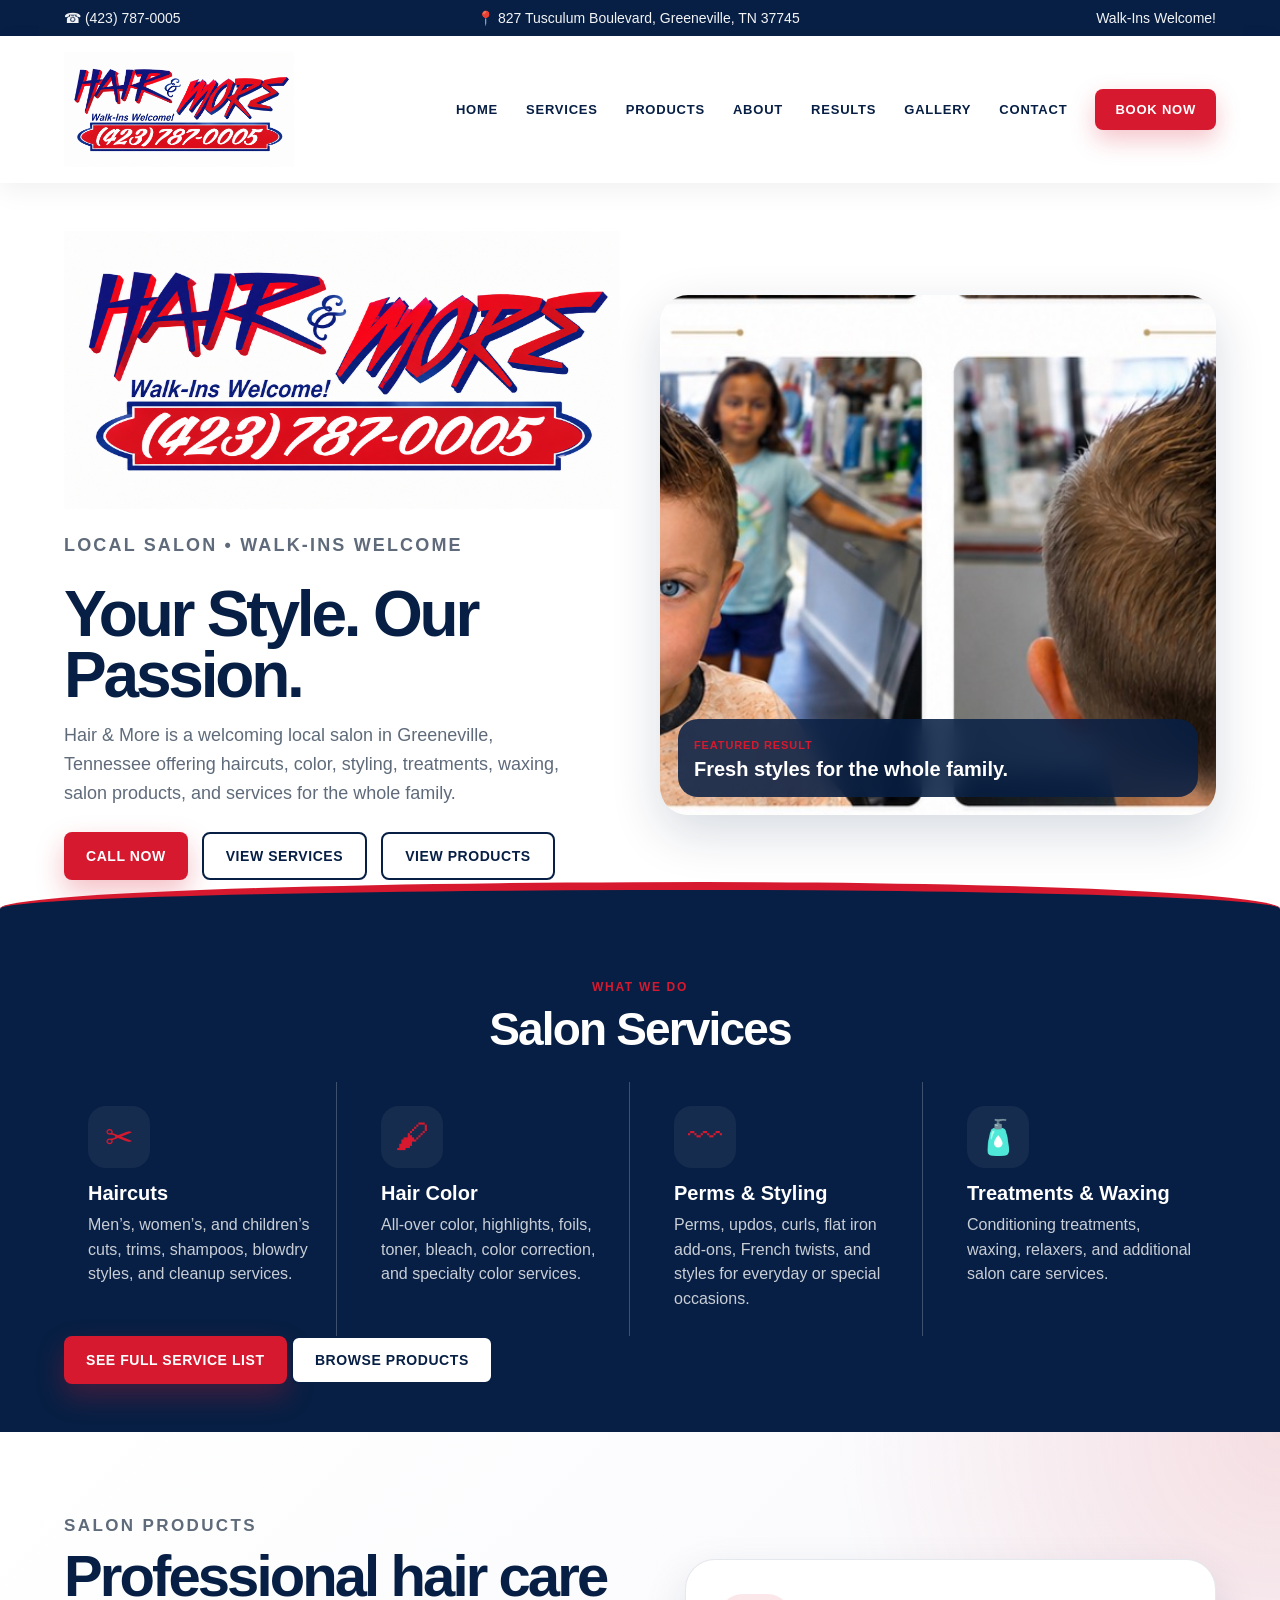
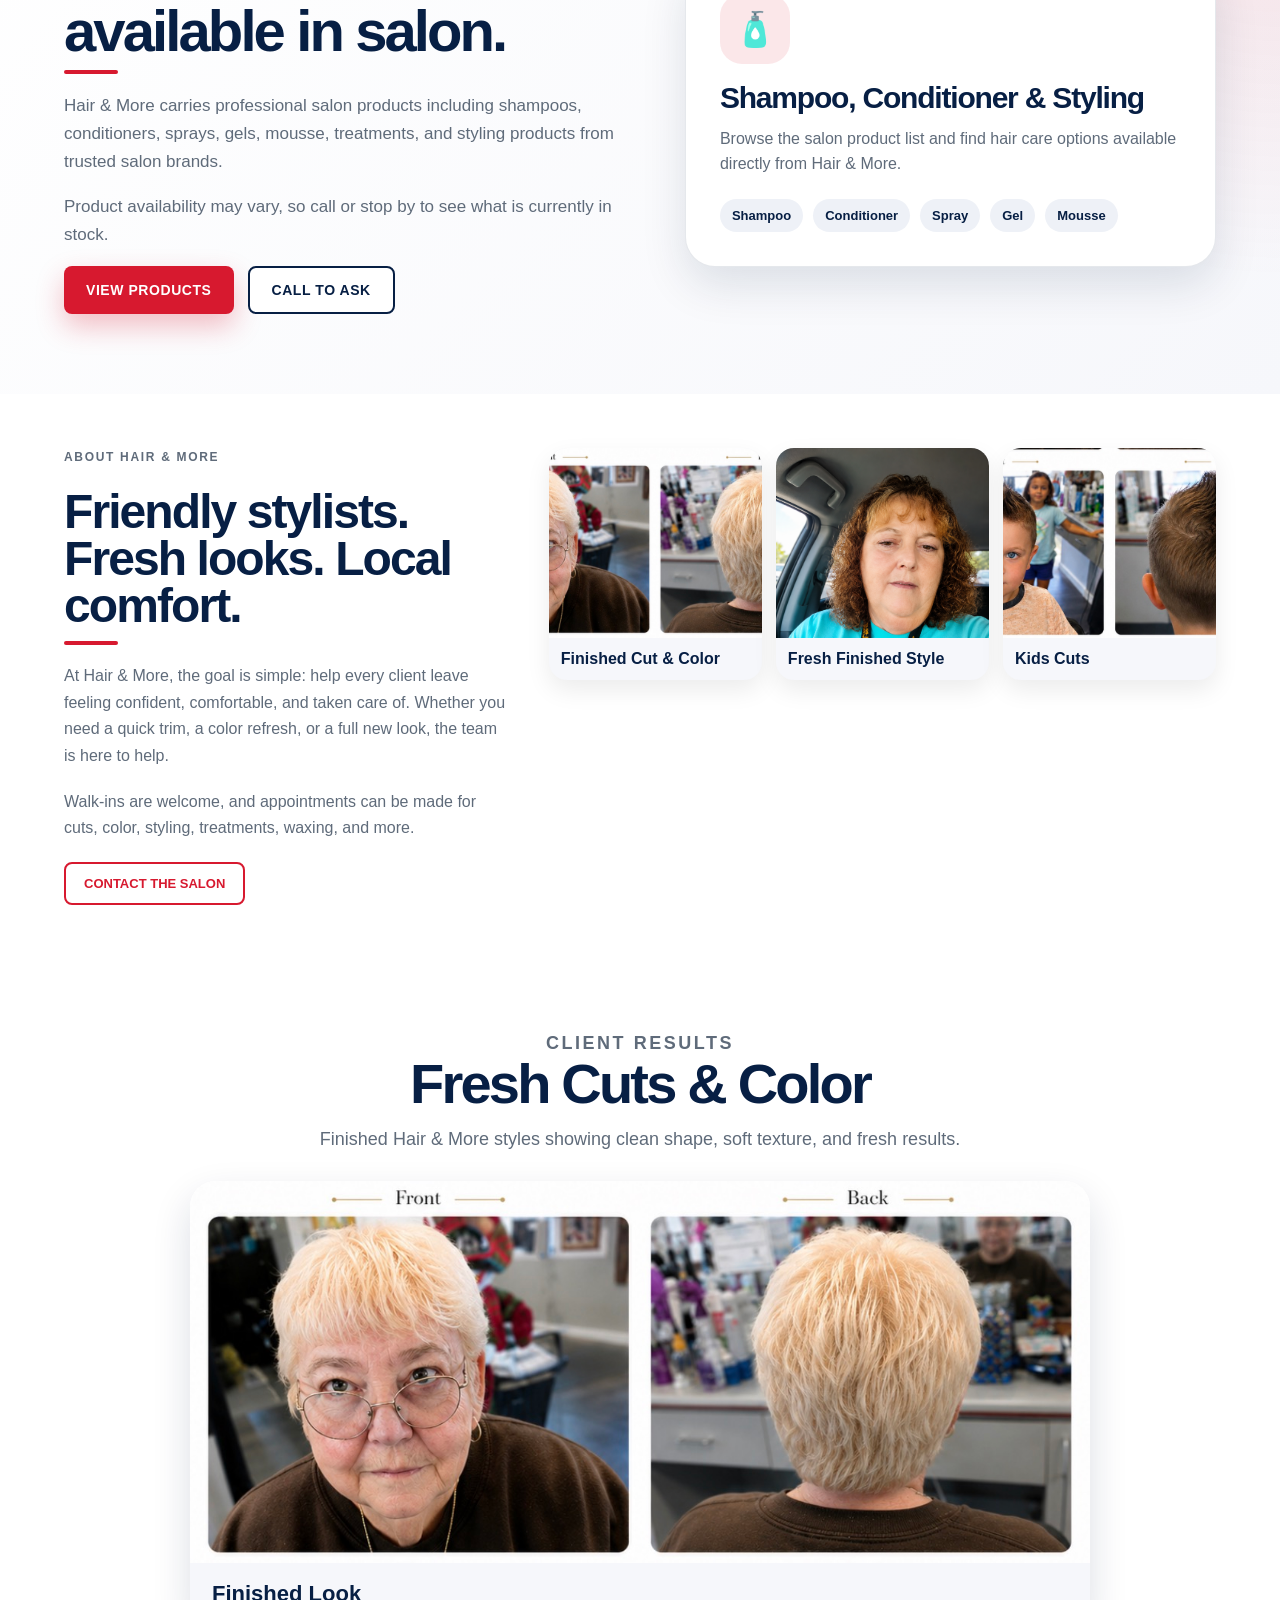
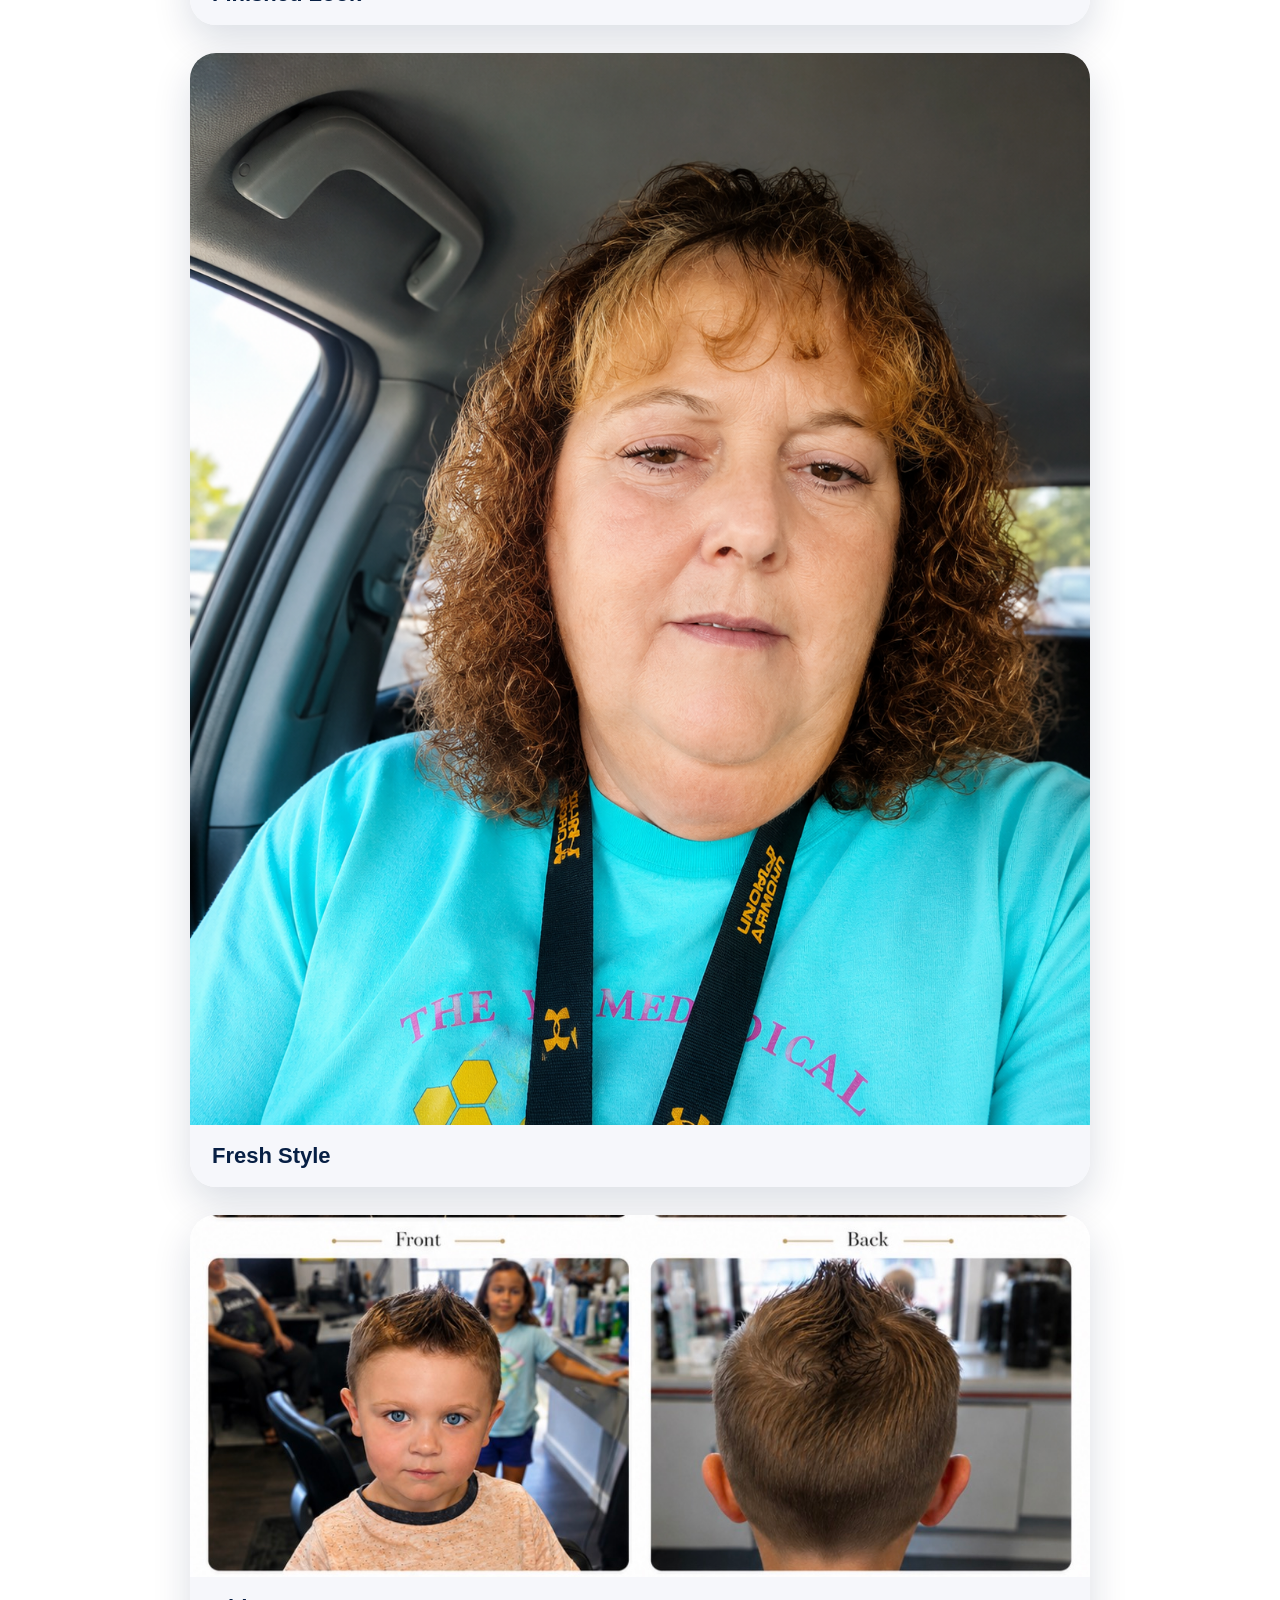
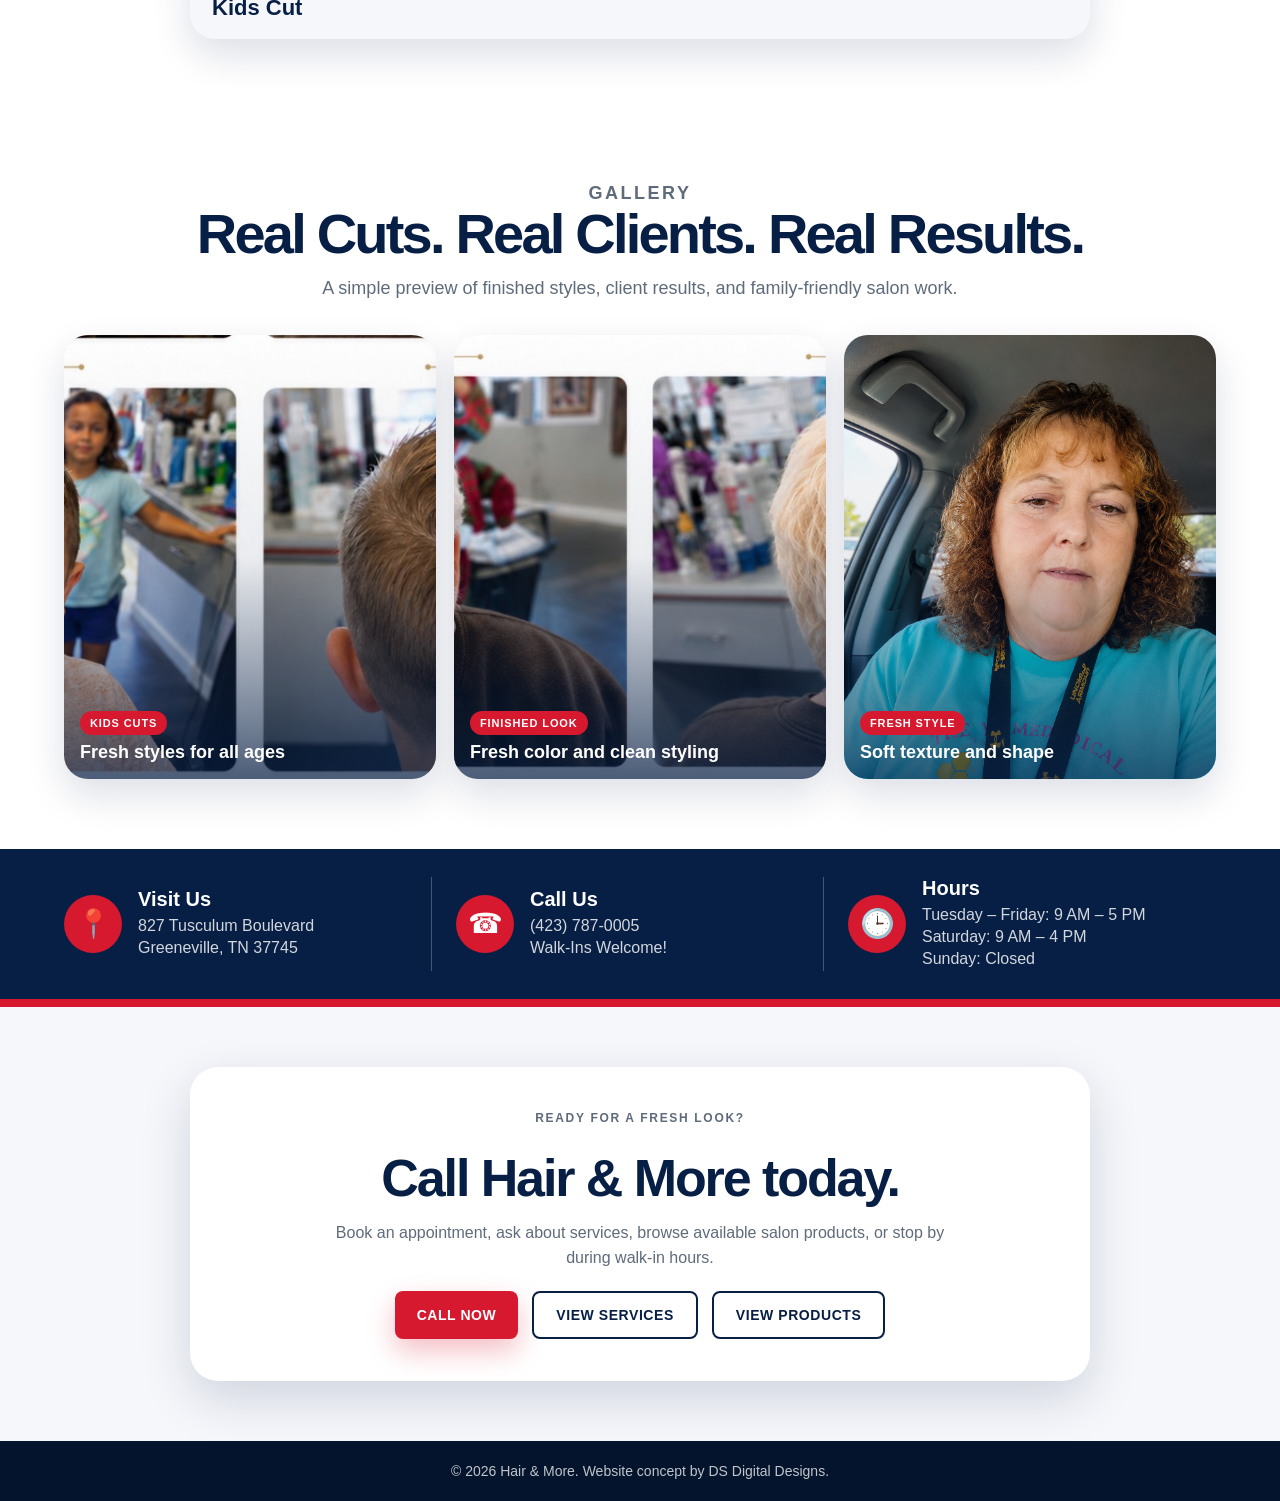
<file: index.html>
<!DOCTYPE html>
<html lang="en">
<head>
  <meta charset="UTF-8" />
  <meta name="viewport" content="width=device-width, initial-scale=1.0" />

  <title>Hair & More | Salon in Greeneville, TN</title>
  <meta
    name="description"
    content="Hair & More is a local salon in Greeneville, TN offering haircuts, color, styling, treatments, waxing, salon products, and walk-in friendly service."
  />

  <link rel="stylesheet" href="style.css" />

  <style>
    /* ============================= */
    /* HOME PAGE PRODUCTS PREVIEW */
    /* ============================= */

    .products-preview-section {
      padding: 80px 5%;
      background:
        radial-gradient(circle at top right, rgba(215, 25, 47, 0.12), transparent 32%),
        linear-gradient(135deg, #ffffff, #f6f7fb);
    }

    .products-preview-inner {
      max-width: 1180px;
      margin: 0 auto;
      display: grid;
      grid-template-columns: 1.05fr 0.95fr;
      gap: 34px;
      align-items: center;
    }

    .products-preview-copy h2 {
      margin: 8px 0 12px;
      color: var(--navy);
      font-size: clamp(34px, 6vw, 58px);
      line-height: 0.95;
      letter-spacing: -0.05em;
    }

    .products-preview-copy p {
      color: var(--muted);
      line-height: 1.65;
      font-size: 17px;
    }

    .products-preview-card {
      background: white;
      border-radius: 30px;
      padding: 34px;
      border: 1px solid rgba(7, 31, 68, 0.1);
      box-shadow: 0 18px 45px rgba(7, 31, 68, 0.12);
    }

    .product-preview-icon {
      width: 70px;
      height: 70px;
      display: grid;
      place-items: center;
      border-radius: 22px;
      background: rgba(215, 25, 47, 0.1);
      color: var(--red);
      font-size: 34px;
      margin-bottom: 18px;
    }

    .products-preview-card h3 {
      margin: 0 0 12px;
      color: var(--navy);
      font-size: 30px;
      line-height: 1.05;
      letter-spacing: -0.04em;
    }

    .products-preview-card p {
      margin: 0;
      color: var(--muted);
      line-height: 1.6;
    }

    .product-preview-tags {
      margin-top: 22px;
      display: flex;
      flex-wrap: wrap;
      gap: 10px;
    }

    .product-preview-tags span {
      padding: 9px 12px;
      border-radius: 999px;
      background: #eef1f7;
      color: var(--navy);
      font-size: 13px;
      font-weight: 900;
    }

    /* ============================= */
    /* HOME PAGE MOBILE MENU FIX */
    /* ============================= */

    @media (max-width: 900px) {
      .navbar {
        min-height: 125px;
        align-items: center;
      }

      .nav-logo {
        width: 235px;
        max-height: 95px;
        object-fit: contain;
      }

      .mobile-panel.open {
        top: 135px;
        max-height: calc(100vh - 155px);
        overflow-y: auto;
      }

      .products-preview-inner {
        grid-template-columns: 1fr;
      }

      .products-preview-section {
        padding: 60px 5%;
      }
    }

    @media (max-width: 540px) {
      .navbar {
        min-height: 115px;
      }

      .nav-logo {
        width: 220px;
        max-height: 85px;
        object-fit: contain;
      }

      .mobile-panel.open {
        top: 125px;
        left: 12px;
        right: 12px;
        max-height: calc(100vh - 145px);
        overflow-y: auto;
      }

      .products-preview-section {
        padding: 50px 4%;
      }

      .products-preview-card {
        padding: 24px;
        border-radius: 24px;
      }

      .products-preview-card h3 {
        font-size: 25px;
      }
    }
  </style>
</head>

<body>
  <div class="top-bar">
    <span>☎ (423) 787-0005</span>
    <span>📍 827 Tusculum Boulevard, Greeneville, TN 37745</span>
    <span>Walk-Ins Welcome!</span>
  </div>

  <header class="navbar">
    <a href="index.html#home" class="logo-link">
      <img src="logo.png" alt="Hair & More logo" class="nav-logo" />
    </a>

    <nav class="nav-links">
      <a href="index.html#home">Home</a>
      <a href="services.html">Services</a>
      <a href="products.html">Products</a>
      <a href="index.html#about">About</a>
      <a href="index.html#results">Results</a>
      <a href="index.html#gallery">Gallery</a>
      <a href="index.html#contact">Contact</a>
      <a href="index.html#contact" class="book-btn">Book Now</a>
    </nav>

    <button class="mobile-menu-btn" id="menuBtn" aria-label="Open menu">
      <span></span>
      <span></span>
    </button>
  </header>

  <nav class="mobile-panel" id="mobilePanel">
    <a href="index.html#home">Home</a>
    <a href="services.html">Services</a>
    <a href="products.html">Products</a>
    <a href="index.html#about">About</a>
    <a href="index.html#results">Results</a>
    <a href="index.html#gallery">Gallery</a>
    <a href="index.html#contact">Contact</a>
    <a href="index.html#contact">Book Now</a>
  </nav>

  <main>
    <!-- HERO -->
    <section class="hero" id="home">
      <div class="hero-inner">
        <div class="hero-copy">
          <img src="logo.png" alt="Hair & More sign logo" class="hero-logo" />

          <p class="hero-kicker">Local Salon • Walk-Ins Welcome</p>

          <h1>Your Style. Our Passion.</h1>

          <p>
            Hair & More is a welcoming local salon in Greeneville, Tennessee offering
            haircuts, color, styling, treatments, waxing, salon products, and services
            for the whole family.
          </p>

          <div class="hero-actions">
            <a href="tel:4237870005" class="primary-btn">Call Now</a>
            <a href="services.html" class="secondary-btn">View Services</a>
            <a href="products.html" class="secondary-btn">View Products</a>
          </div>
        </div>

        <div class="hero-feature-card">
          <img src="boy.png" alt="Hair & More kids haircut result" />
          <div class="hero-feature-text">
            <span>Featured Result</span>
            <strong>Fresh styles for the whole family.</strong>
          </div>
        </div>
      </div>
    </section>

    <div class="wave-divider"></div>

    <!-- SERVICES PREVIEW -->
    <section class="services" id="services-preview">
      <div class="section-title">
        <p>What We Do</p>
        <h2>Salon Services</h2>
      </div>

      <div class="service-grid">
        <article class="service-card">
          <div class="service-icon">✂</div>
          <h3>Haircuts</h3>
          <p>
            Men’s, women’s, and children’s cuts, trims, shampoos, blowdry styles,
            and cleanup services.
          </p>
        </article>

        <article class="service-card">
          <div class="service-icon">🖌</div>
          <h3>Hair Color</h3>
          <p>
            All-over color, highlights, foils, toner, bleach, color correction,
            and specialty color services.
          </p>
        </article>

        <article class="service-card">
          <div class="service-icon">〰</div>
          <h3>Perms & Styling</h3>
          <p>
            Perms, updos, curls, flat iron add-ons, French twists, and styles
            for everyday or special occasions.
          </p>
        </article>

        <article class="service-card">
          <div class="service-icon">🧴</div>
          <h3>Treatments & Waxing</h3>
          <p>
            Conditioning treatments, waxing, relaxers, and additional salon care
            services.
          </p>
        </article>
      </div>

      <div class="services-preview-cta">
        <a href="services.html" class="primary-btn">See Full Service List</a>
        <a href="products.html" class="secondary-btn">Browse Products</a>
      </div>
    </section>

    <!-- PRODUCTS PREVIEW -->
    <section class="products-preview-section" id="products-preview">
      <div class="products-preview-inner">
        <div class="products-preview-copy">
          <p class="eyebrow">Salon Products</p>
          <h2>Professional hair care available in salon.</h2>
          <div class="red-line"></div>

          <p>
            Hair & More carries professional salon products including shampoos,
            conditioners, sprays, gels, mousse, treatments, and styling products
            from trusted salon brands.
          </p>

          <p>
            Product availability may vary, so call or stop by to see what is
            currently in stock.
          </p>

          <div class="hero-actions">
            <a href="products.html" class="primary-btn">View Products</a>
            <a href="tel:4237870005" class="secondary-btn">Call To Ask</a>
          </div>
        </div>

        <div class="products-preview-card">
          <div class="product-preview-icon">🧴</div>
          <h3>Shampoo, Conditioner & Styling</h3>
          <p>
            Browse the salon product list and find hair care options available
            directly from Hair & More.
          </p>

          <div class="product-preview-tags">
            <span>Shampoo</span>
            <span>Conditioner</span>
            <span>Spray</span>
            <span>Gel</span>
            <span>Mousse</span>
          </div>
        </div>
      </div>
    </section>

    <!-- ABOUT -->
    <section class="main-section" id="about">
      <div class="split">
        <div class="intro-card">
          <p class="eyebrow">About Hair & More</p>
          <h2>Friendly stylists. Fresh looks. Local comfort.</h2>
          <div class="red-line"></div>

          <p>
            At Hair & More, the goal is simple: help every client leave feeling
            confident, comfortable, and taken care of. Whether you need a quick
            trim, a color refresh, or a full new look, the team is here to help.
          </p>

          <p>
            Walk-ins are welcome, and appointments can be made for cuts, color,
            styling, treatments, waxing, and more.
          </p>

          <a href="index.html#contact" class="outline-btn">Contact The Salon</a>
        </div>

        <div class="stylist-row">
          <div class="stylist-card">
            <img src="lady1.png" alt="Hair & More finished haircut front and back view" />
            <div>Finished Cut & Color</div>
          </div>

          <div class="stylist-card">
            <img src="lady2.png" alt="Hair & More client finished hairstyle" />
            <div>Fresh Finished Style</div>
          </div>

          <div class="stylist-card">
            <img src="boy.png" alt="Hair & More kids haircut result" />
            <div>Kids Cuts</div>
          </div>
        </div>
      </div>
    </section>

    <!-- RESULTS -->
    <section class="before-after-section" id="results">
      <div class="before-after-header">
        <p class="eyebrow">Client Results</p>
        <h2>Fresh Cuts & Color</h2>
        <p>
          Finished Hair & More styles showing clean shape, soft texture, and fresh results.
        </p>
      </div>

      <div class="results-grid">
        <article class="result-card">
          <img src="lady1.png" alt="Hair & More client front and back haircut result" />
          <div class="result-caption">Finished Look</div>
        </article>

        <article class="result-card">
          <img src="lady2.png" alt="Hair & More client finished hairstyle result" />
          <div class="result-caption">Fresh Style</div>
        </article>

        <article class="result-card">
          <img src="boy.png" alt="Hair & More kids haircut result" />
          <div class="result-caption">Kids Cut</div>
        </article>
      </div>
    </section>

    <!-- GALLERY -->
    <section class="photo-showcase" id="gallery">
      <div class="gallery-header">
        <p class="eyebrow">Gallery</p>
        <h2>Real Cuts. Real Clients. Real Results.</h2>
        <p>
          A simple preview of finished styles, client results, and family-friendly salon work.
        </p>
      </div>

      <div class="photo-grid simple-gallery">
        <article class="photo-card">
          <img src="boy.png" alt="Child haircut result at Hair & More" />
          <div class="photo-label">
            <span>Kids Cuts</span>
            <strong>Fresh styles for all ages</strong>
          </div>
        </article>

        <article class="photo-card">
          <img src="lady1.png" alt="Finished short blonde hairstyle front and back view" />
          <div class="photo-label">
            <span>Finished Look</span>
            <strong>Fresh color and clean styling</strong>
          </div>
        </article>

        <article class="photo-card">
          <img src="lady2.png" alt="Finished hairstyle result at Hair & More" />
          <div class="photo-label">
            <span>Fresh Style</span>
            <strong>Soft texture and shape</strong>
          </div>
        </article>
      </div>
    </section>

    <!-- CONTACT INFO -->
    <section class="info-strip" id="contact">
      <div class="info-grid">
        <div class="info-item">
          <div class="info-icon">📍</div>
          <div>
            <h3>Visit Us</h3>
            <p>
              827 Tusculum Boulevard<br />
              Greeneville, TN 37745
            </p>
          </div>
        </div>

        <div class="info-item">
          <div class="info-icon">☎</div>
          <div>
            <h3>Call Us</h3>
            <p>
              <a href="tel:4237870005">(423) 787-0005</a><br />
              Walk-Ins Welcome!
            </p>
          </div>
        </div>

        <div class="info-item">
          <div class="info-icon">🕒</div>
          <div>
            <h3>Hours</h3>
            <p>
              Tuesday – Friday: 9 AM – 5 PM<br />
              Saturday: 9 AM – 4 PM<br />
              Sunday: Closed
            </p>
          </div>
        </div>
      </div>
    </section>

    <!-- BOOKING CTA -->
    <section class="booking-section">
      <div class="booking-card">
        <p class="eyebrow">Ready For A Fresh Look?</p>
        <h2>Call Hair & More today.</h2>
        <p>
          Book an appointment, ask about services, browse available salon products,
          or stop by during walk-in hours.
        </p>

        <div class="hero-actions center-actions">
          <a href="tel:4237870005" class="primary-btn">Call Now</a>
          <a href="services.html" class="secondary-btn">View Services</a>
          <a href="products.html" class="secondary-btn">View Products</a>
        </div>
      </div>
    </section>
  </main>

  <footer>
    <p>© 2026 Hair & More. Website concept by DS Digital Designs.</p>
  </footer>

  <a href="tel:4237870005" class="sticky-mobile-call">
    ☎ Call Hair & More
  </a>

  <script src="script.js"></script>
</body>
</html>
</file>
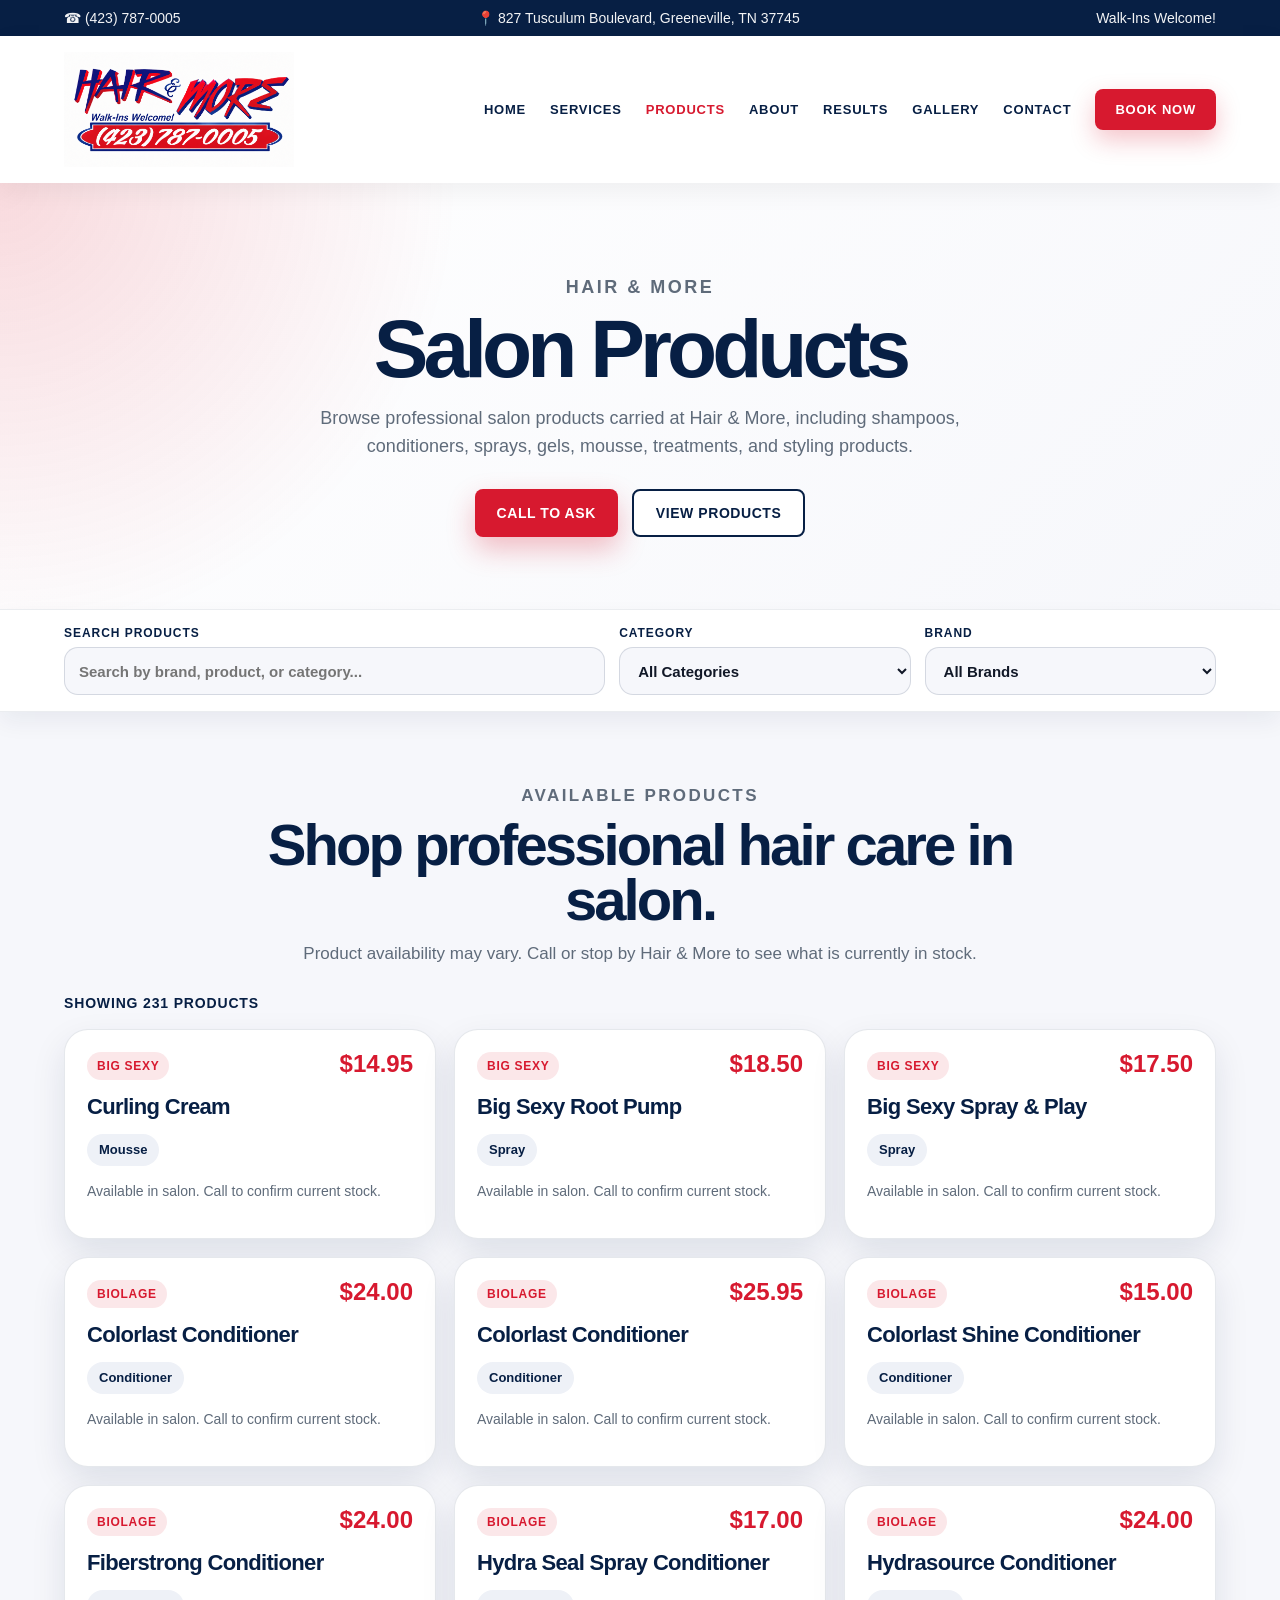
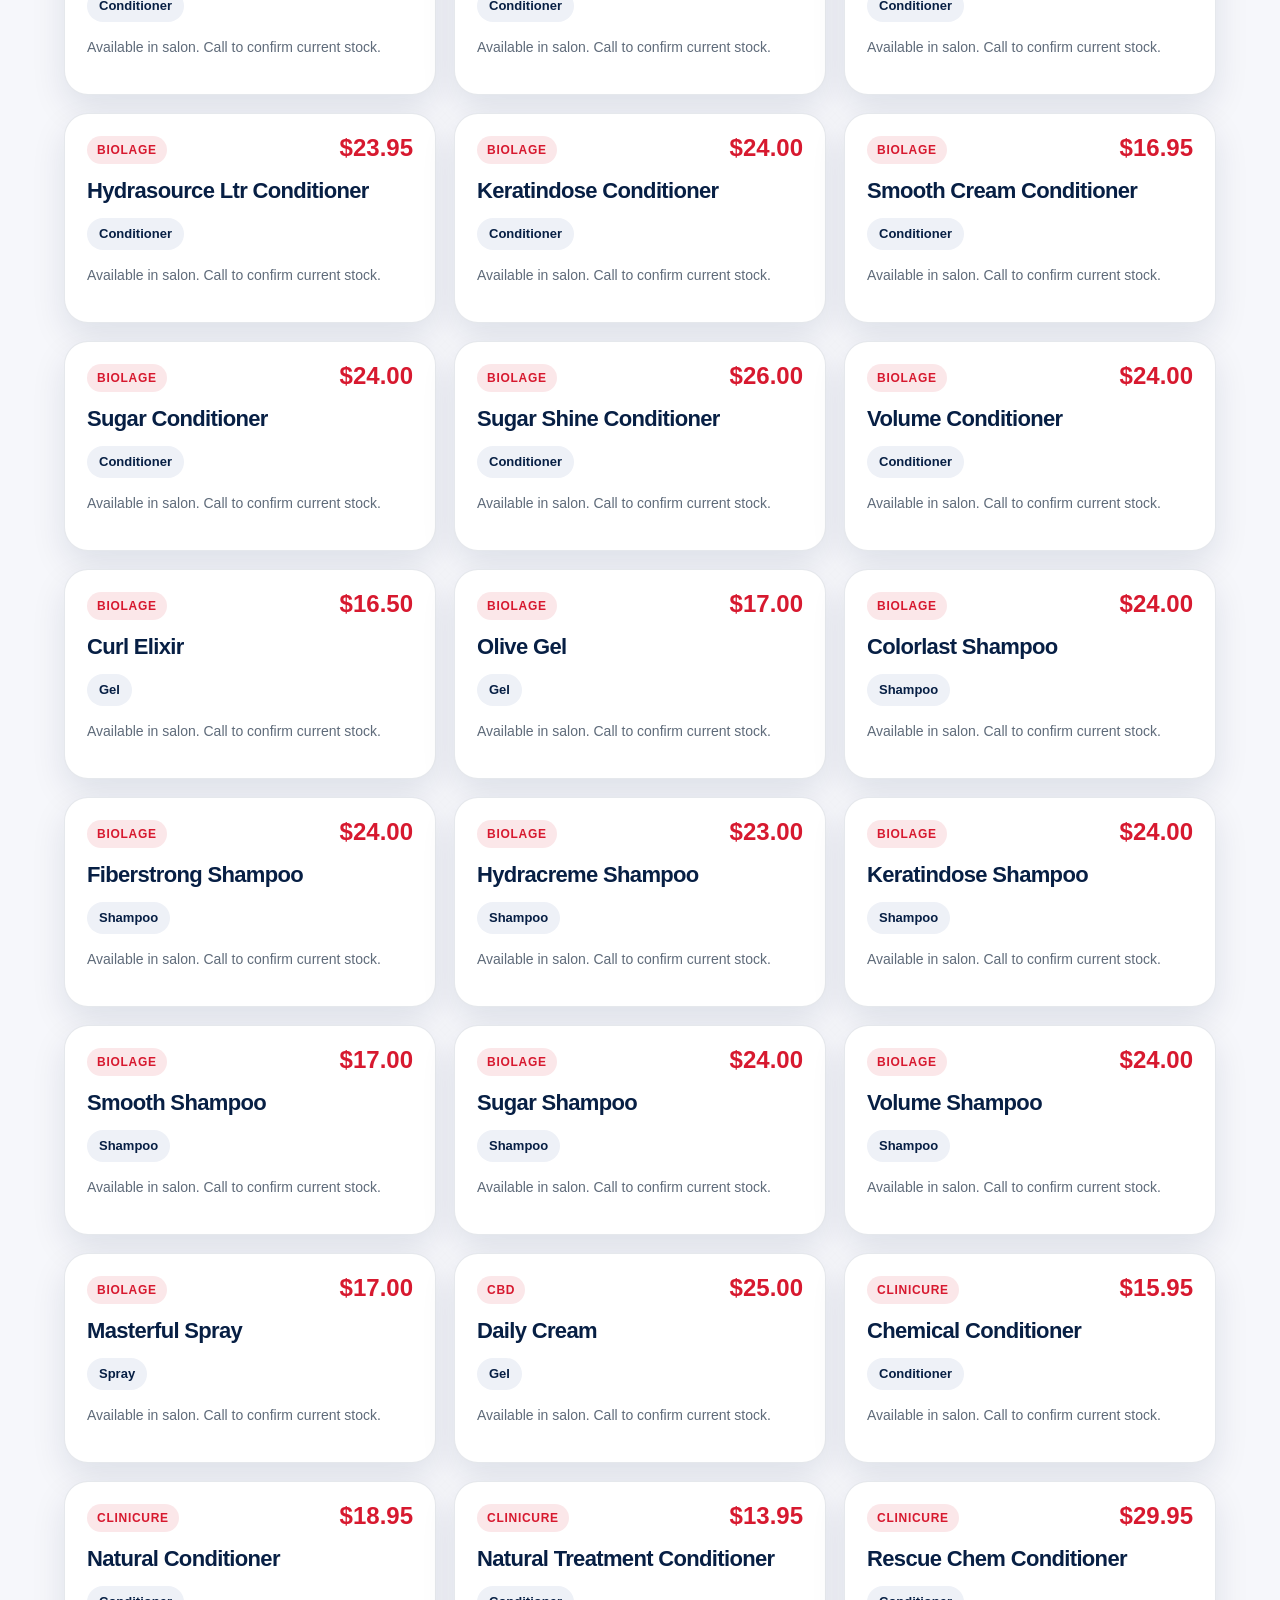
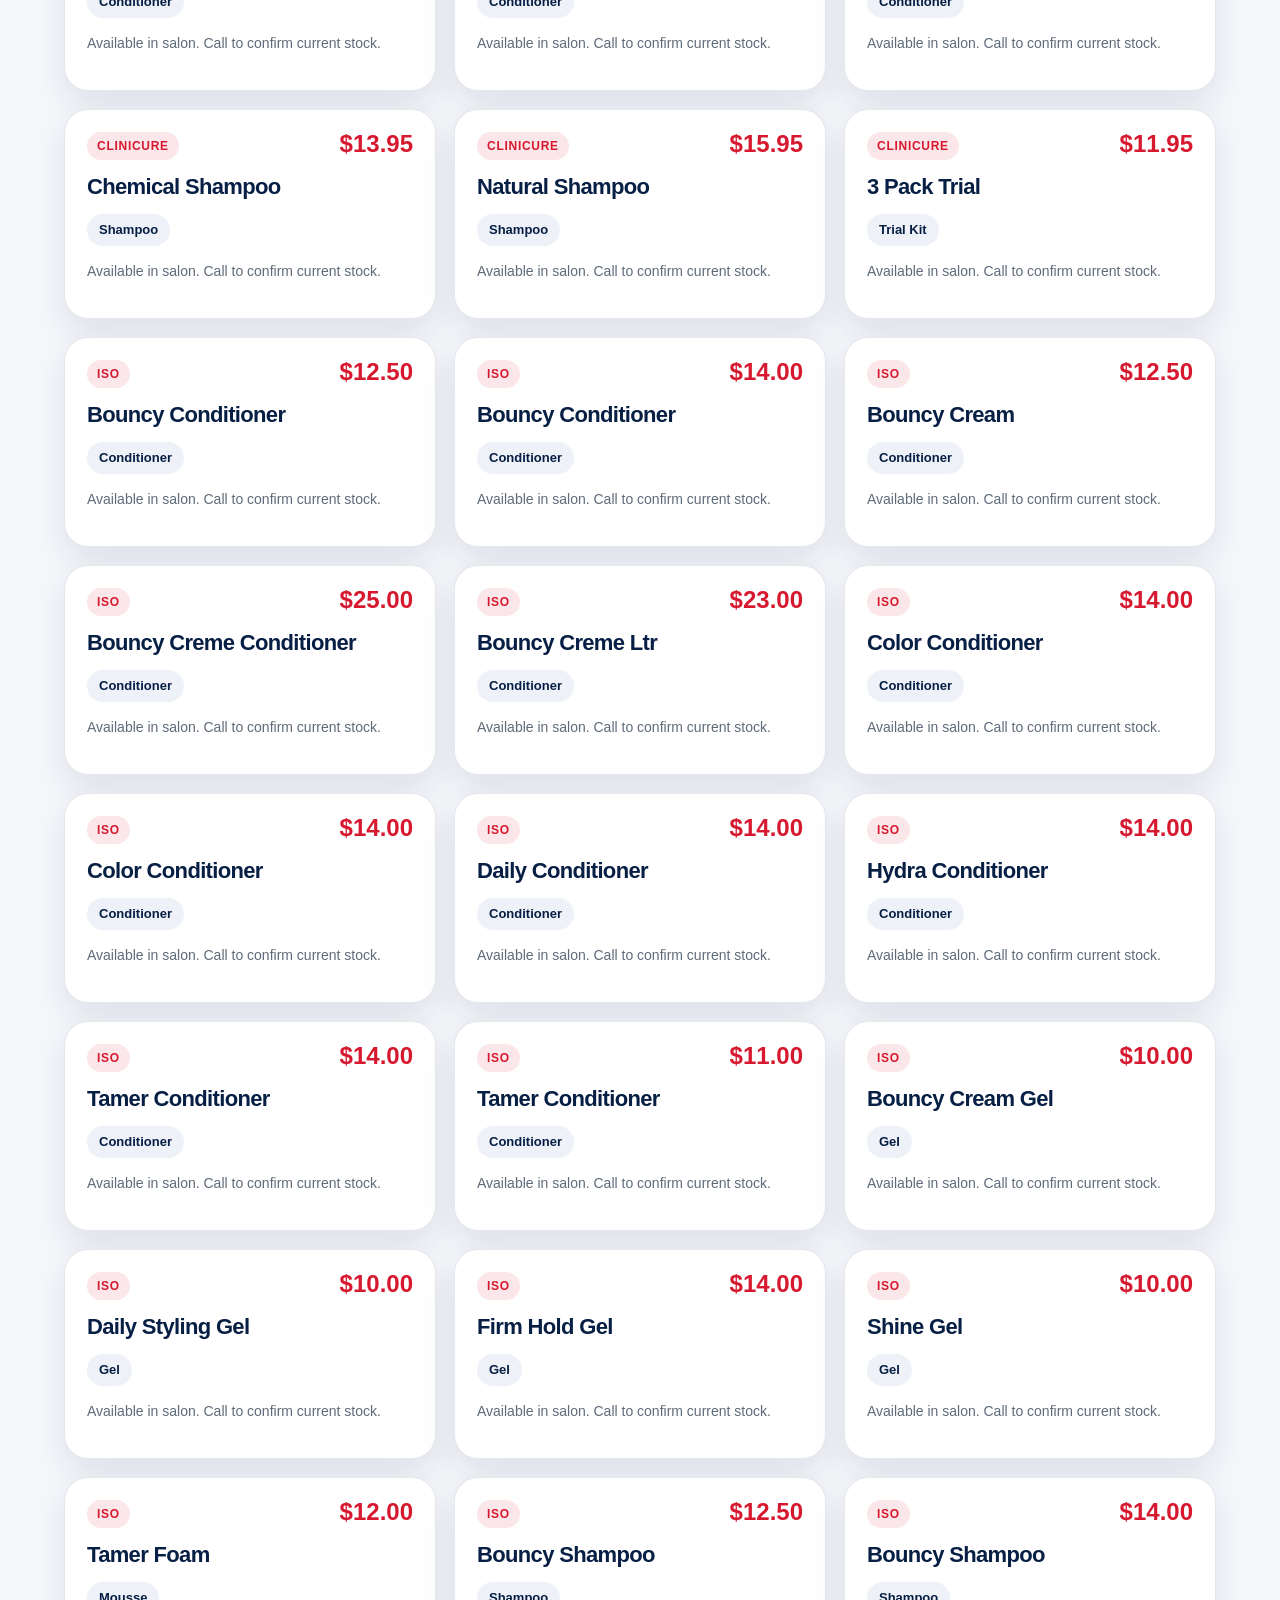
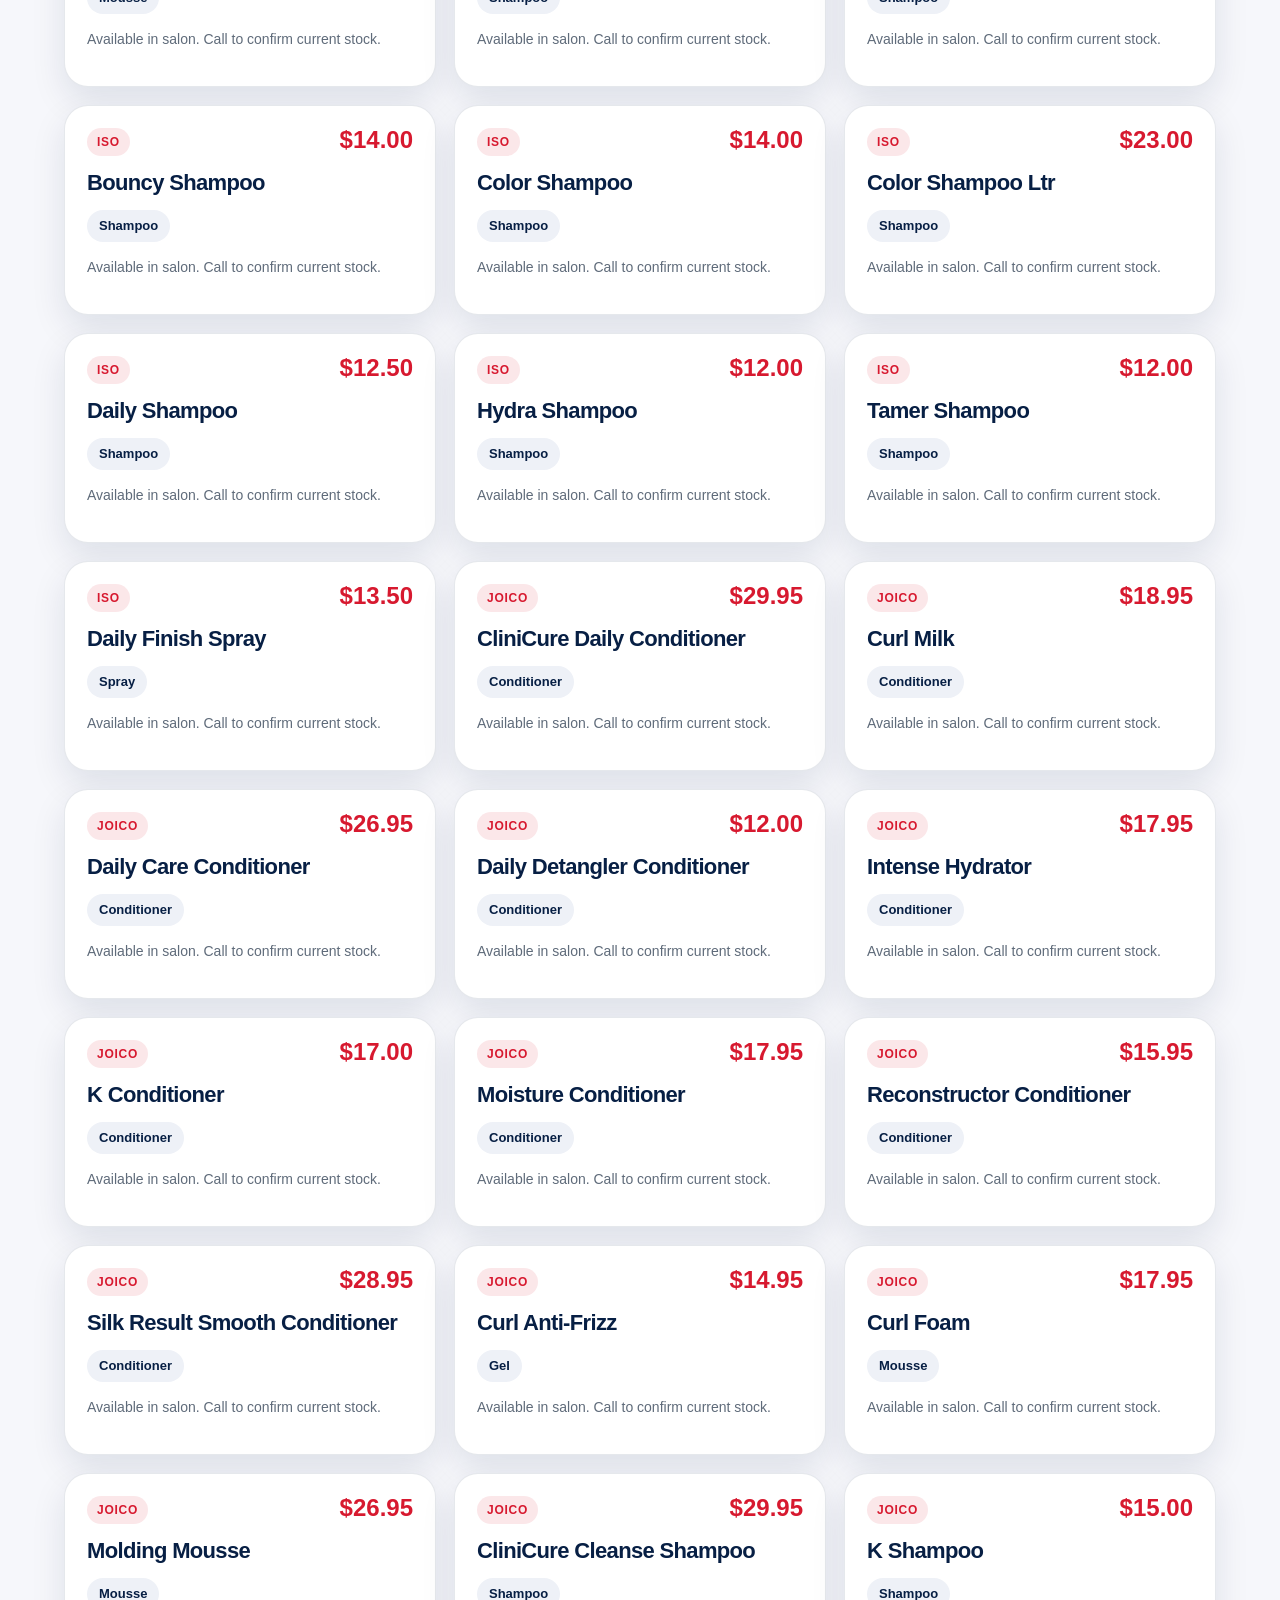
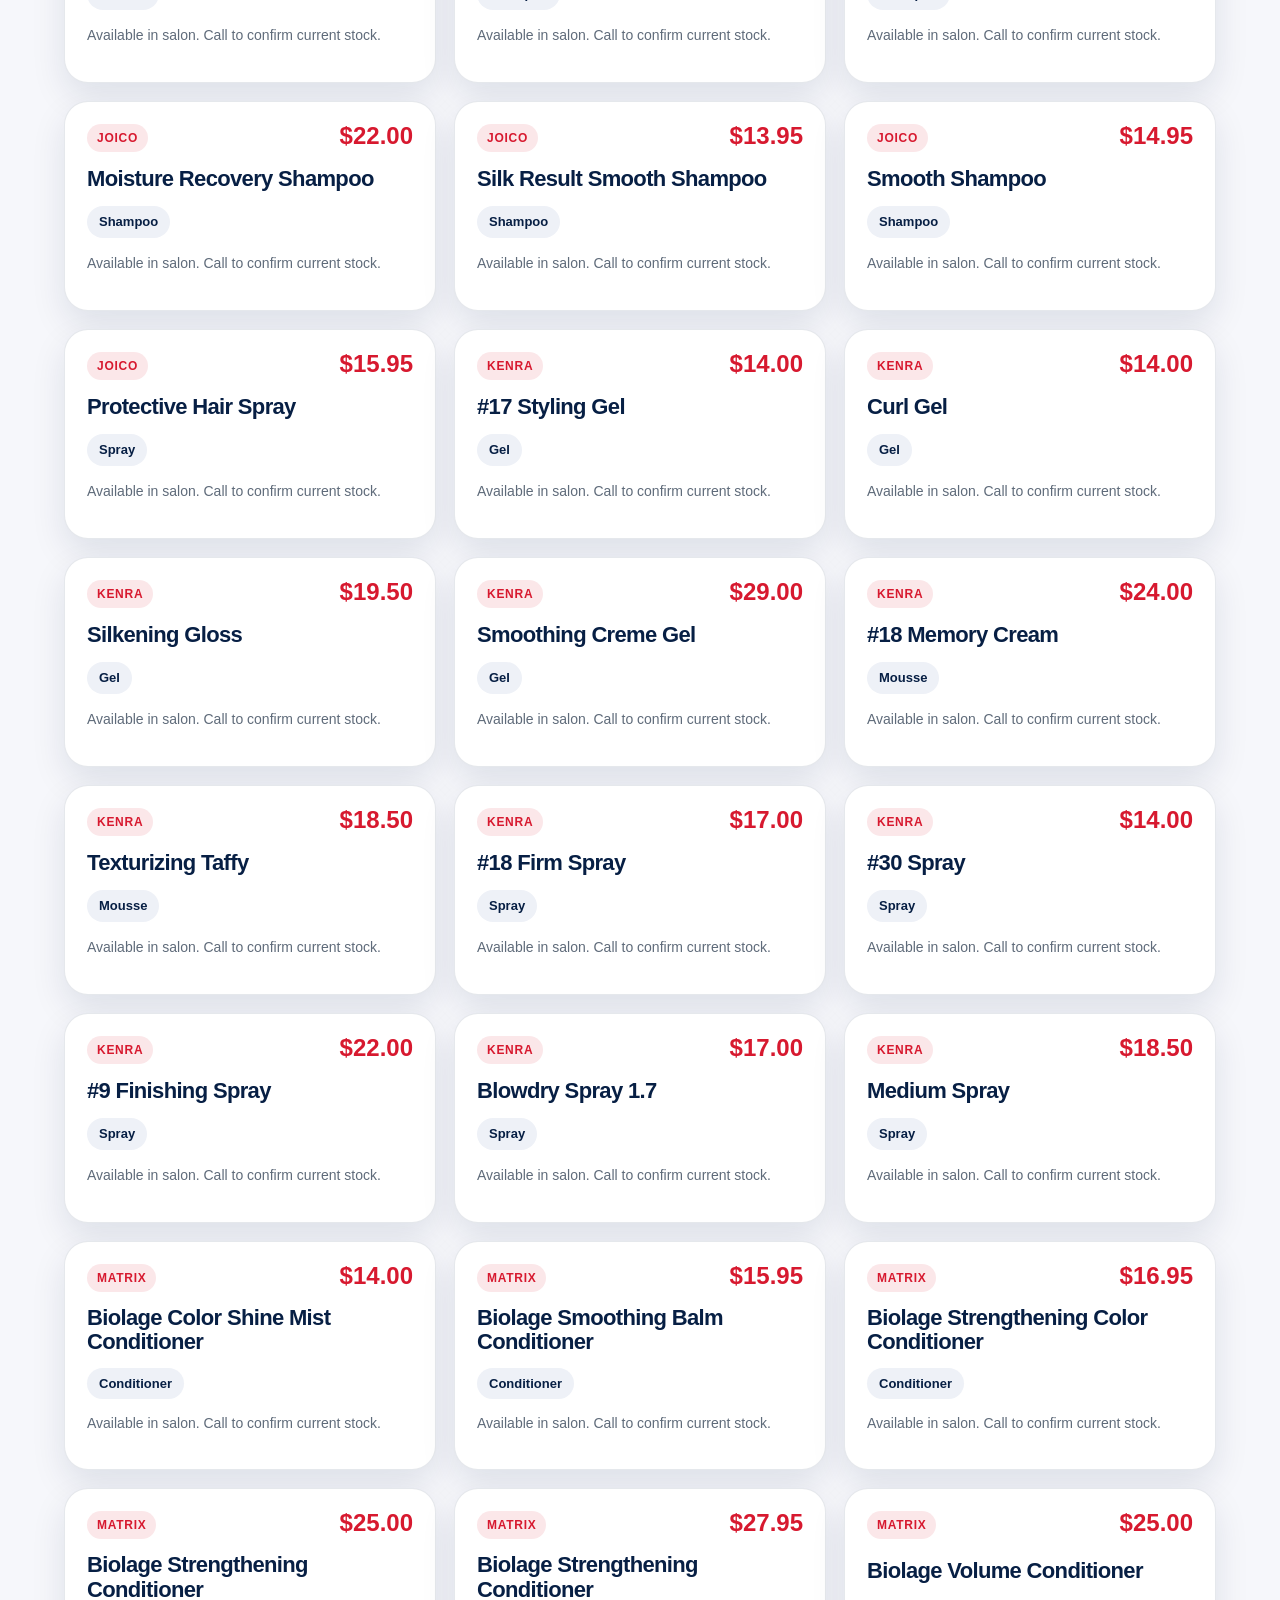
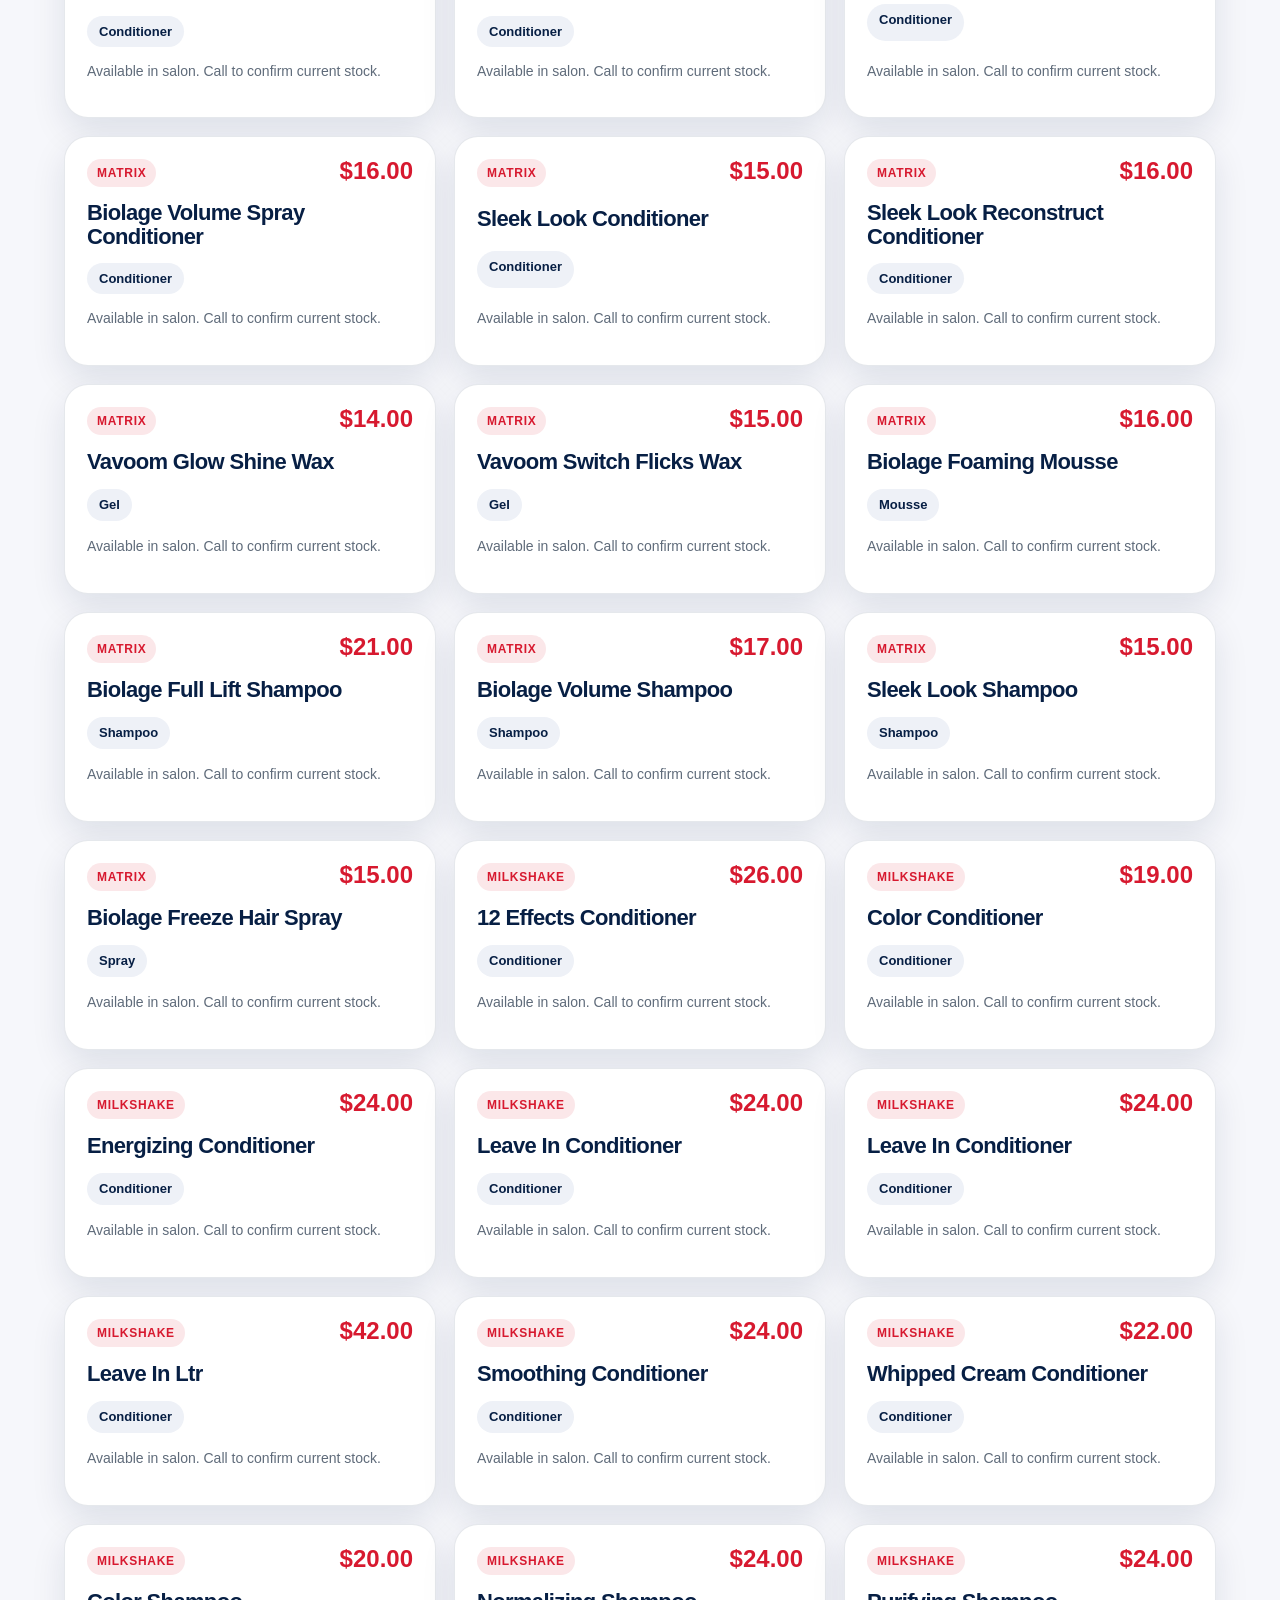
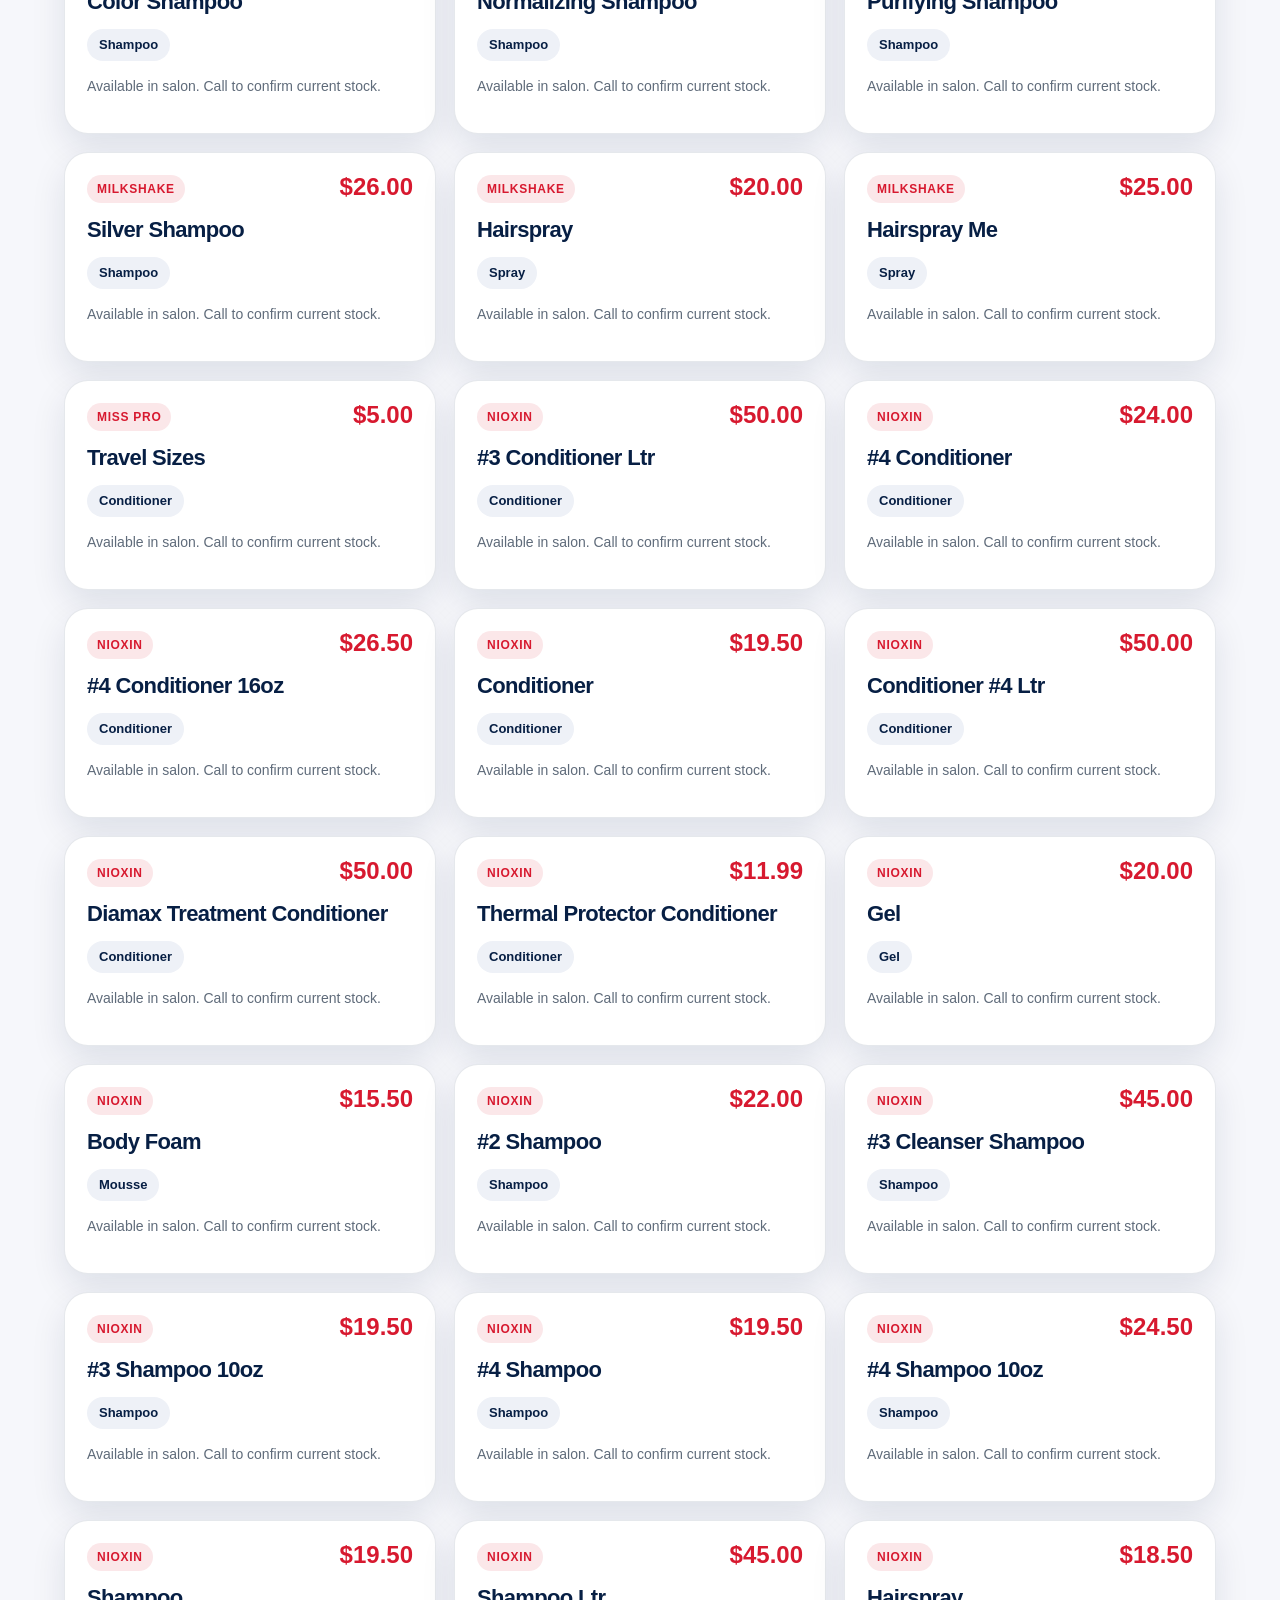
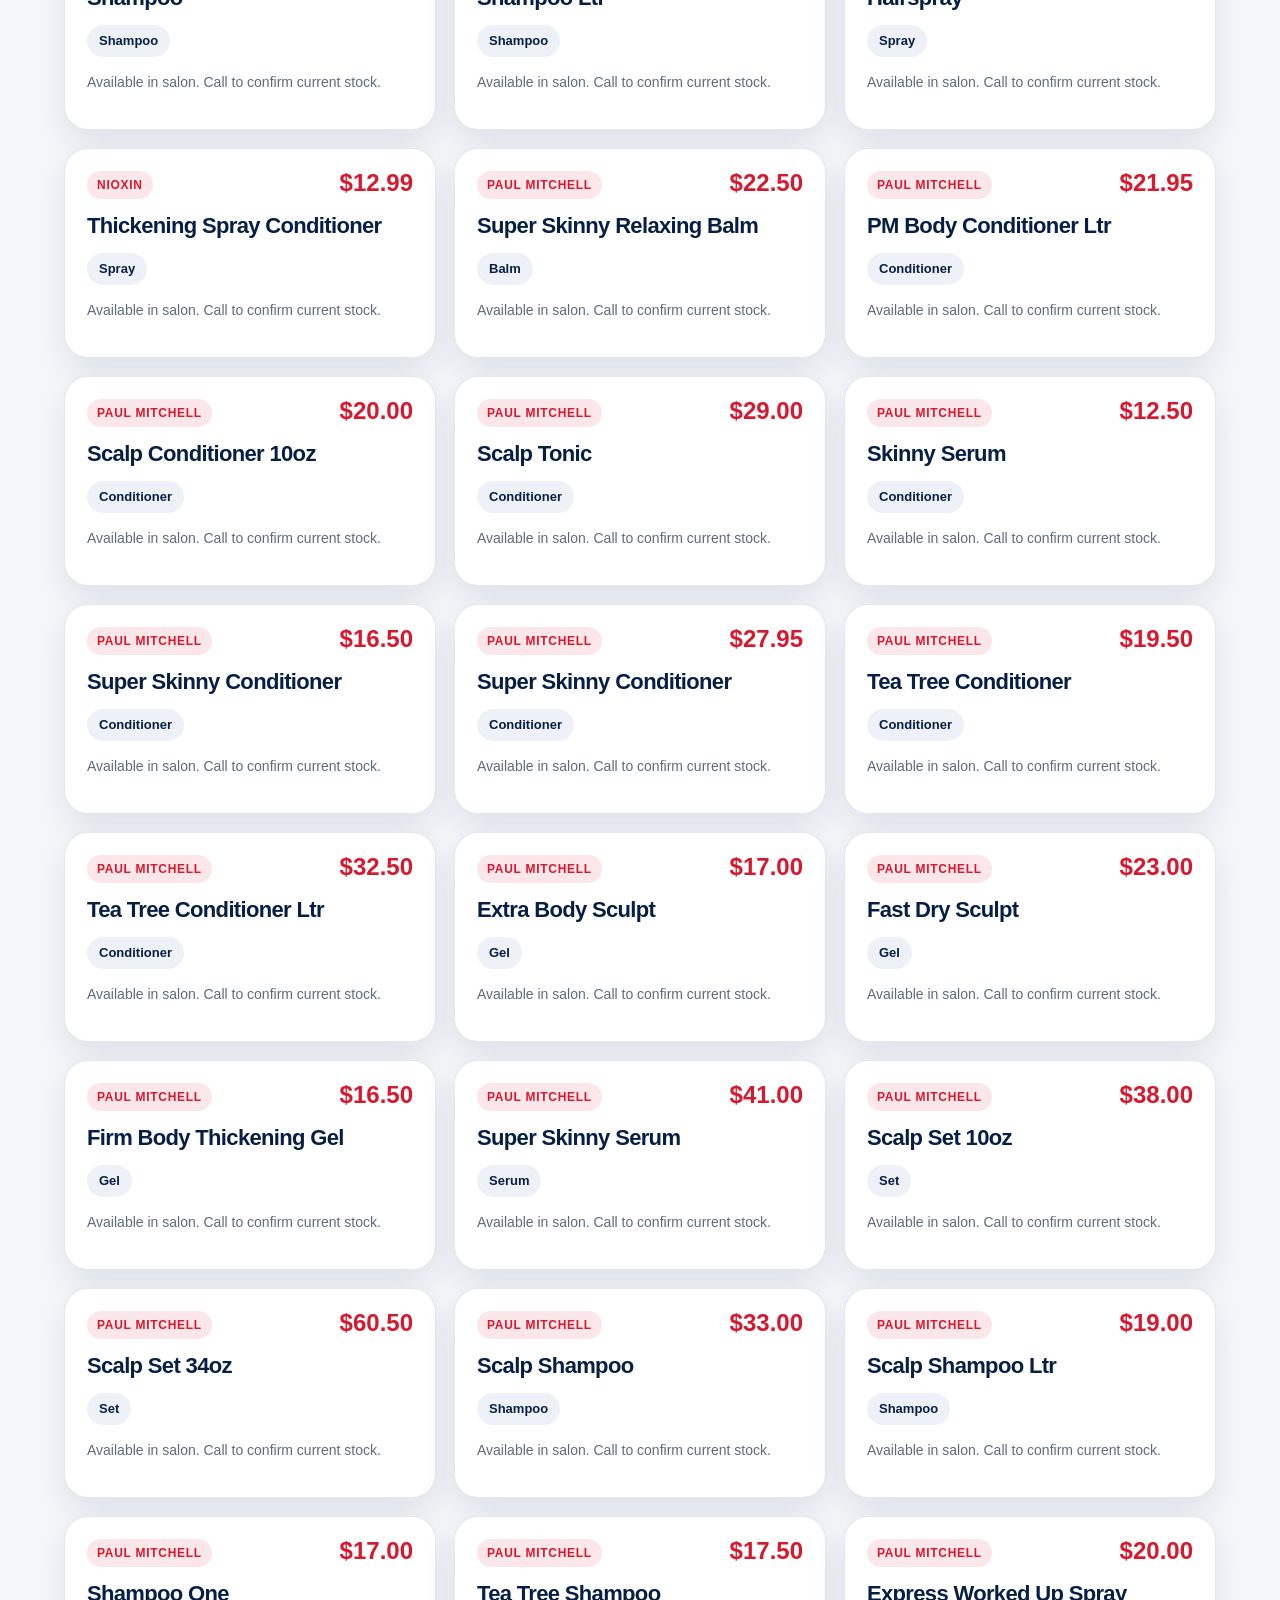
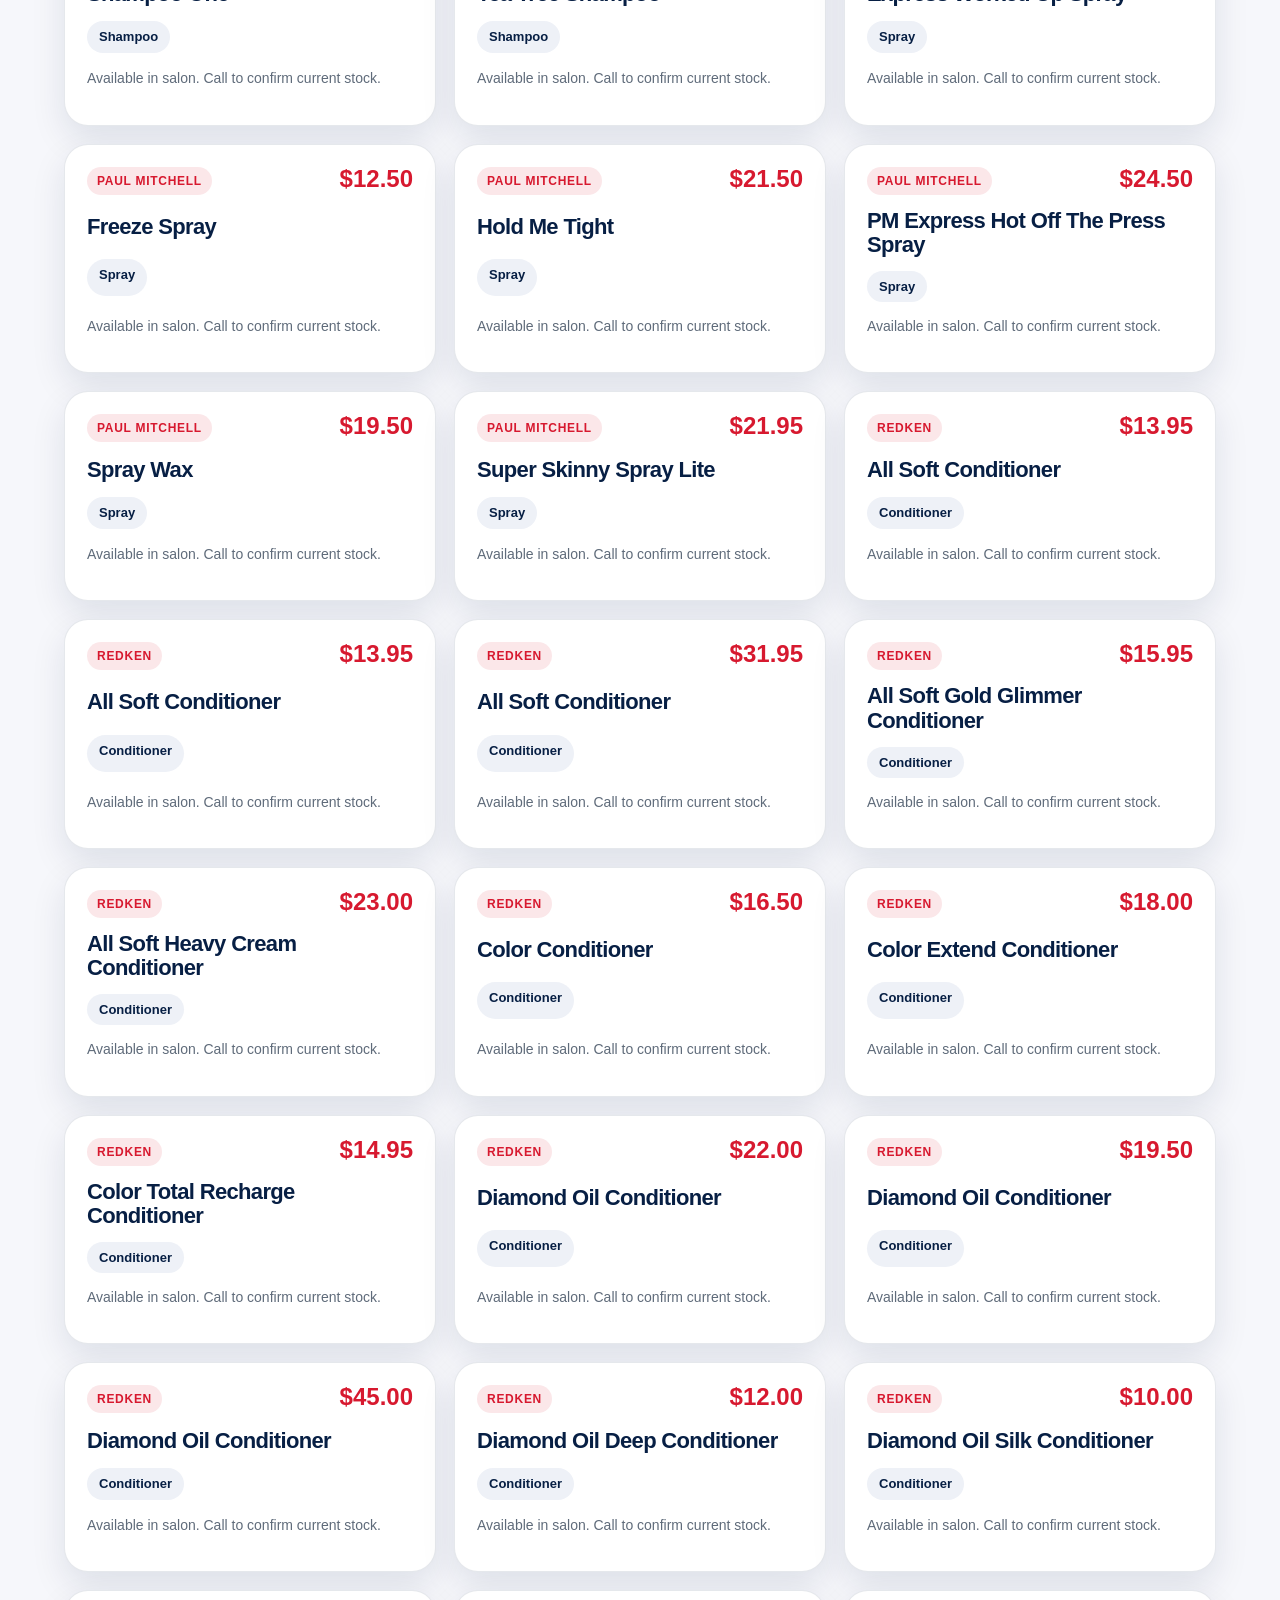
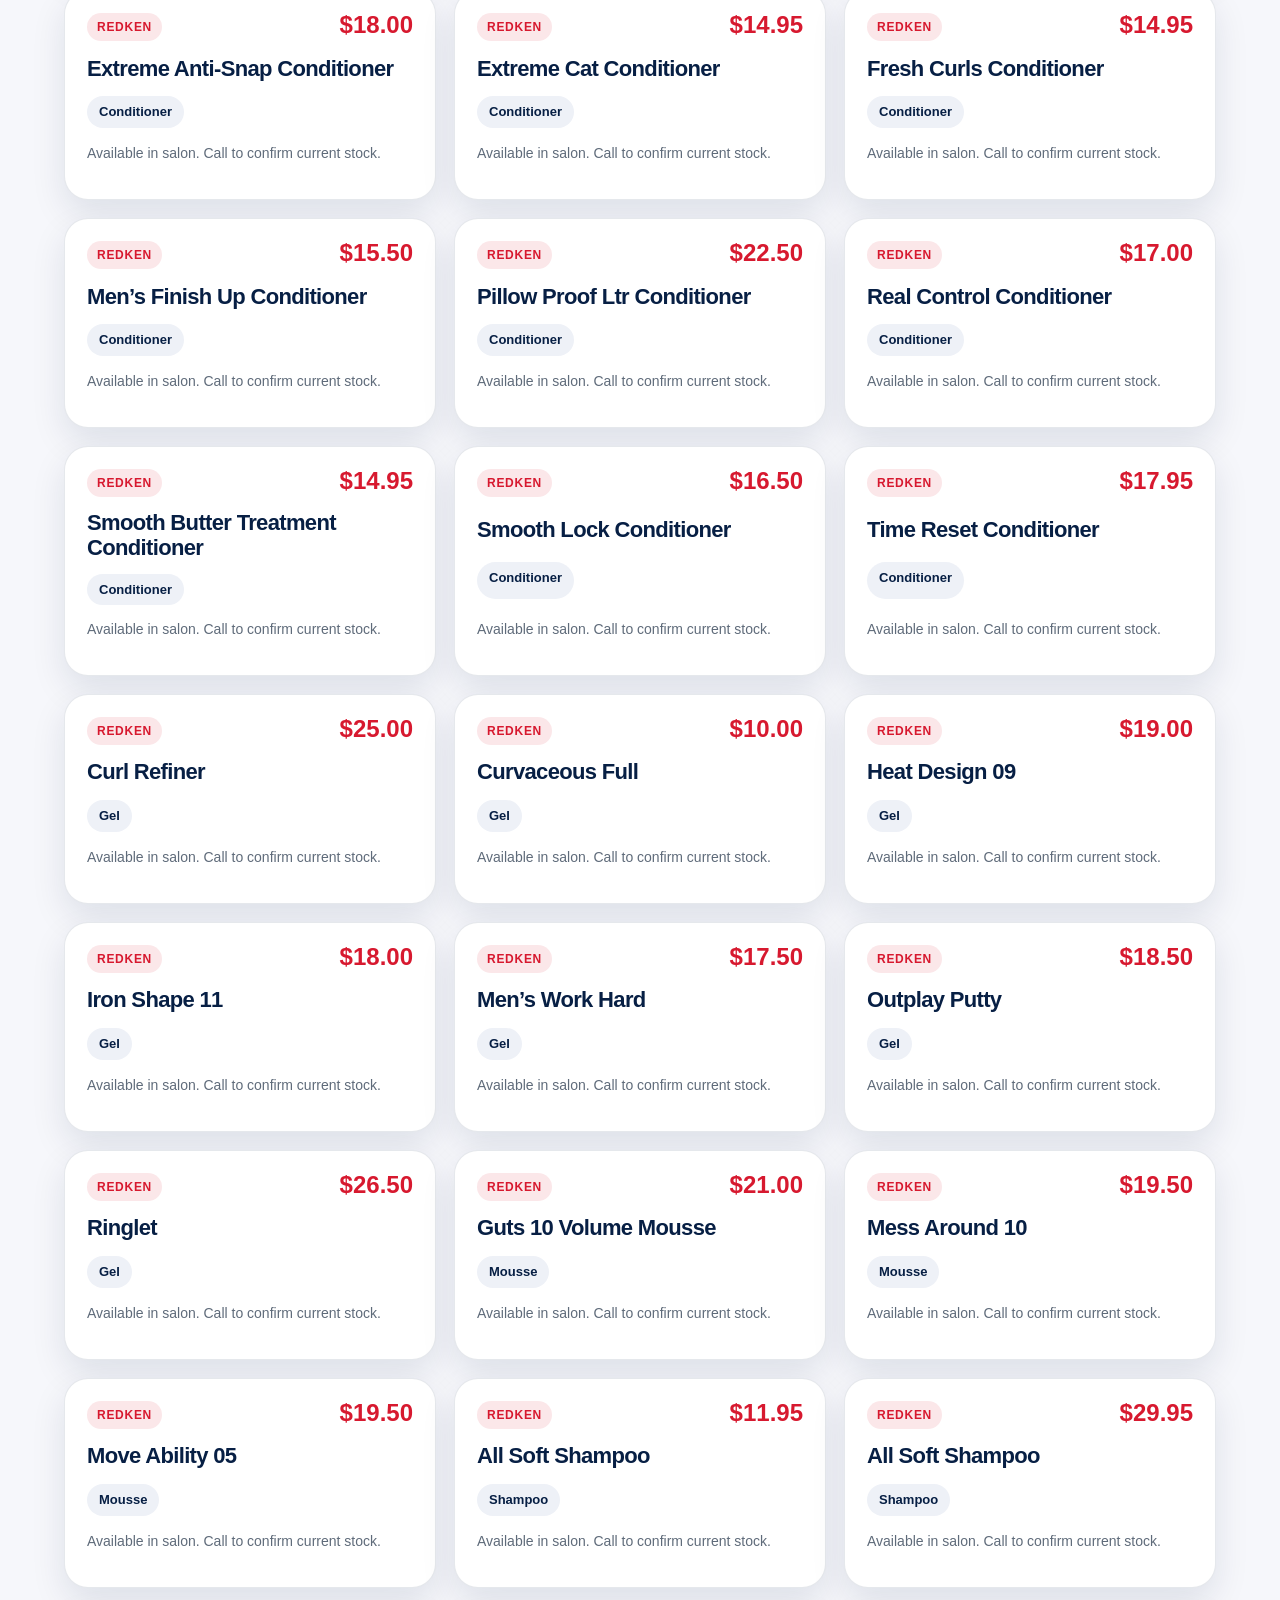
<file: products.html>
<!DOCTYPE html>
<html lang="en">
<head>
  <meta charset="UTF-8" />
  <meta name="viewport" content="width=device-width, initial-scale=1.0" />

  <title>Products | Hair & More Salon in Greeneville, TN</title>
  <meta
    name="description"
    content="Browse professional salon products available at Hair & More in Greeneville, TN, including shampoos, conditioners, styling sprays, gels, treatments, and more."
  />

  <style>
    :root {
      --navy: #071f44;
      --navy-2: #0b2e63;
      --red: #d7192f;
      --red-dark: #a80f20;
      --white: #ffffff;
      --soft: #f6f7fb;
      --text: #111827;
      --muted: #5f6b7a;
      --line: rgba(7, 31, 68, 0.14);
      --shadow: 0 18px 50px rgba(7, 31, 68, 0.16);
    }

    * {
      box-sizing: border-box;
    }

    html {
      scroll-behavior: smooth;
      width: 100%;
      max-width: 100%;
      overflow-x: hidden;
    }

    body {
      margin: 0;
      font-family: Arial, Helvetica, sans-serif;
      background: var(--soft);
      color: var(--text);
      width: 100%;
      max-width: 100%;
      overflow-x: hidden;
    }

    a {
      color: inherit;
      text-decoration: none;
    }

    img {
      max-width: 100%;
      display: block;
    }

    .top-bar {
      background: var(--navy);
      color: white;
      font-size: 14px;
      padding: 10px 5%;
      display: flex;
      justify-content: space-between;
      gap: 16px;
      align-items: center;
    }

    .top-bar span {
      display: inline-flex;
      align-items: center;
      gap: 8px;
      opacity: 0.95;
    }

    .navbar {
      background: white;
      padding: 16px 5%;
      display: flex;
      justify-content: space-between;
      align-items: center;
      box-shadow: 0 8px 25px rgba(0, 0, 0, 0.06);
      position: sticky;
      top: 0;
      z-index: 100;
    }

    .logo-link {
      display: inline-flex;
      align-items: center;
      min-width: 0;
    }

    .nav-logo {
      width: 230px;
      max-width: 100%;
    }

    .nav-links {
      display: flex;
      align-items: center;
      gap: 24px;
      font-size: 13px;
      font-weight: 800;
      text-transform: uppercase;
      letter-spacing: 0.06em;
      color: var(--navy);
    }

    .nav-links a:hover,
    .nav-links .active-link {
      color: var(--red);
    }

    .book-btn {
      background: var(--red);
      color: white !important;
      padding: 13px 20px;
      border-radius: 8px;
      font-weight: 900;
      box-shadow: 0 10px 25px rgba(215, 25, 47, 0.25);
    }

    .mobile-menu-btn {
      display: none;
      width: 54px;
      height: 54px;
      border: 1px solid rgba(7, 31, 68, 0.12);
      background: rgba(255, 255, 255, 0.9);
      border-radius: 18px;
      box-shadow: 0 14px 32px rgba(7, 31, 68, 0.18);
      backdrop-filter: blur(14px);
      cursor: pointer;
      position: relative;
      place-items: center;
      padding: 0;
      flex-shrink: 0;
    }

    .mobile-menu-btn span {
      position: absolute;
      width: 23px;
      height: 3px;
      border-radius: 999px;
      background: var(--navy);
      transition: transform 0.22s ease, background 0.22s ease;
    }

    .mobile-menu-btn span:first-child {
      transform: translateY(-5px);
    }

    .mobile-menu-btn span:last-child {
      transform: translateY(5px);
    }

    .mobile-menu-btn.active {
      background: var(--navy);
    }

    .mobile-menu-btn.active span {
      background: white;
    }

    .mobile-menu-btn.active span:first-child {
      transform: rotate(45deg);
    }

    .mobile-menu-btn.active span:last-child {
      transform: rotate(-45deg);
    }

    .mobile-panel {
      display: none;
    }

    .mobile-panel.open {
      position: fixed;
      top: 86px;
      right: 16px;
      left: 16px;
      z-index: 90;
      display: grid;
      gap: 8px;
      padding: 12px;
      border-radius: 26px;
      background: rgba(255, 255, 255, 0.94);
      border: 1px solid rgba(7, 31, 68, 0.1);
      box-shadow: 0 22px 55px rgba(7, 31, 68, 0.22);
      backdrop-filter: blur(18px);
      animation: menuDrop 0.18s ease both;
    }

    .mobile-panel a {
      padding: 15px 16px;
      border-radius: 18px;
      background: #f6f7fb;
      color: var(--navy);
      font-weight: 900;
      letter-spacing: 0.03em;
    }

    .mobile-panel a:last-child {
      background: var(--red);
      color: white;
    }

    @keyframes menuDrop {
      from {
        opacity: 0;
        transform: translateY(-8px) scale(0.98);
      }

      to {
        opacity: 1;
        transform: translateY(0) scale(1);
      }
    }

    .eyebrow {
      color: var(--red);
      font-weight: 900;
      text-transform: uppercase;
      letter-spacing: 0.14em;
      font-size: 12px;
      margin: 0 0 8px;
    }

    .primary-btn,
    .secondary-btn {
      display: inline-flex;
      align-items: center;
      justify-content: center;
      min-height: 48px;
      padding: 14px 22px;
      border-radius: 8px;
      font-weight: 900;
      text-transform: uppercase;
      font-size: 14px;
      letter-spacing: 0.04em;
    }

    .primary-btn {
      background: var(--red);
      color: white;
      box-shadow: 0 12px 28px rgba(215, 25, 47, 0.28);
    }

    .primary-btn:hover {
      background: var(--red-dark);
    }

    .secondary-btn {
      background: white;
      color: var(--navy);
      border: 2px solid var(--navy);
    }

    .secondary-btn:hover {
      background: var(--navy);
      color: white;
    }

    /* ============================= */
    /* PRODUCTS PAGE */
    /* ============================= */

    .products-page-hero {
      padding: 90px 5% 72px;
      background:
        radial-gradient(circle at top left, rgba(215, 25, 47, 0.16), transparent 34%),
        linear-gradient(135deg, #ffffff, #f6f7fb);
      text-align: center;
    }

    .products-hero-inner {
      max-width: 950px;
      margin: 0 auto;
    }

    .products-hero-inner h1 {
      margin: 10px 0 18px;
      color: var(--navy);
      font-size: clamp(42px, 8vw, 82px);
      line-height: 0.9;
      letter-spacing: -0.06em;
    }

    .products-hero-inner p {
      max-width: 720px;
      margin: 0 auto;
      color: var(--muted);
      font-size: 18px;
      line-height: 1.6;
    }

    .products-hero-actions {
      margin-top: 28px;
      display: flex;
      justify-content: center;
      gap: 14px;
      flex-wrap: wrap;
    }

    .product-controls-section {
      position: sticky;
      top: 78px;
      z-index: 80;
      padding: 16px 5%;
      background: rgba(255, 255, 255, 0.95);
      border-top: 1px solid rgba(7, 31, 68, 0.08);
      border-bottom: 1px solid rgba(7, 31, 68, 0.08);
      box-shadow: 0 10px 22px rgba(7, 31, 68, 0.06);
      backdrop-filter: blur(12px);
    }

    .product-controls {
      max-width: 1200px;
      margin: 0 auto;
      display: grid;
      grid-template-columns: 1.3fr 0.7fr 0.7fr;
      gap: 14px;
      align-items: end;
    }

    .product-search-wrap,
    .product-filter-wrap {
      display: grid;
      gap: 7px;
    }

    .product-search-wrap label,
    .product-filter-wrap label {
      color: var(--navy);
      font-size: 12px;
      font-weight: 900;
      text-transform: uppercase;
      letter-spacing: 0.08em;
    }

    .product-search-wrap input,
    .product-filter-wrap select {
      width: 100%;
      min-height: 48px;
      border: 1px solid rgba(7, 31, 68, 0.14);
      border-radius: 14px;
      background: #f6f7fb;
      color: var(--text);
      font-size: 15px;
      font-weight: 700;
      padding: 0 14px;
      outline: none;
    }

    .product-search-wrap input:focus,
    .product-filter-wrap select:focus {
      border-color: var(--red);
      box-shadow: 0 0 0 4px rgba(215, 25, 47, 0.1);
      background: white;
    }

    .products-section {
      padding: 70px 5%;
      background: var(--soft);
    }

    .products-header {
      max-width: 850px;
      margin: 0 auto 28px;
      text-align: center;
    }

    .products-header h2 {
      margin: 8px 0 12px;
      color: var(--navy);
      font-size: clamp(34px, 6vw, 58px);
      line-height: 0.95;
      letter-spacing: -0.05em;
    }

    .products-header p {
      margin: 0 auto;
      max-width: 700px;
      color: var(--muted);
      line-height: 1.6;
      font-size: 17px;
    }

    .product-count {
      max-width: 1200px;
      margin: 0 auto 18px;
      color: var(--navy);
      font-weight: 900;
      font-size: 14px;
      text-transform: uppercase;
      letter-spacing: 0.06em;
    }

    .product-grid {
      max-width: 1200px;
      margin: 0 auto;
      display: grid;
      grid-template-columns: repeat(3, 1fr);
      gap: 18px;
    }

    .product-card {
      background: white;
      border-radius: 24px;
      padding: 22px;
      border: 1px solid rgba(7, 31, 68, 0.1);
      box-shadow: 0 14px 34px rgba(7, 31, 68, 0.1);
      display: grid;
      gap: 14px;
      min-height: 210px;
    }

    .product-top {
      display: flex;
      align-items: flex-start;
      justify-content: space-between;
      gap: 14px;
    }

    .product-brand {
      display: inline-flex;
      width: fit-content;
      padding: 7px 10px;
      border-radius: 999px;
      background: rgba(215, 25, 47, 0.1);
      color: var(--red);
      font-size: 12px;
      font-weight: 900;
      text-transform: uppercase;
      letter-spacing: 0.06em;
    }

    .product-price {
      color: var(--red);
      font-size: 24px;
      font-weight: 900;
      white-space: nowrap;
      line-height: 1;
    }

    .product-card h3 {
      margin: 0;
      color: var(--navy);
      font-size: 22px;
      line-height: 1.1;
      letter-spacing: -0.03em;
    }

    .product-category {
      display: inline-flex;
      width: fit-content;
      padding: 8px 12px;
      border-radius: 999px;
      background: #eef1f7;
      color: var(--navy);
      font-size: 13px;
      font-weight: 900;
    }

    .product-note-card {
      margin-top: auto;
      color: var(--muted);
      font-size: 14px;
      line-height: 1.45;
    }

    .no-products {
      max-width: 720px;
      margin: 32px auto 0;
      padding: 34px 22px;
      border-radius: 24px;
      background: white;
      box-shadow: 0 14px 34px rgba(7, 31, 68, 0.1);
      text-align: center;
    }

    .no-products h3 {
      margin: 0 0 8px;
      color: var(--navy);
      font-size: 28px;
    }

    .no-products p {
      margin: 0;
      color: var(--muted);
    }

    .products-bottom-cta {
      padding: 60px 5%;
      background: var(--navy);
      color: white;
      display: flex;
      align-items: center;
      justify-content: center;
      gap: 34px;
      flex-wrap: wrap;
      text-align: left;
      border-top: 8px solid var(--red);
    }

    .products-bottom-cta div {
      max-width: 650px;
    }

    .products-bottom-cta h2 {
      margin: 8px 0 12px;
      font-size: clamp(32px, 5vw, 52px);
      line-height: 0.95;
      letter-spacing: -0.05em;
    }

    .products-bottom-cta p {
      margin: 0;
      color: rgba(255, 255, 255, 0.78);
      line-height: 1.6;
    }

    .products-bottom-cta .primary-btn {
      background: var(--red);
      color: white;
    }

    footer {
      background: #04142d;
      color: rgba(255, 255, 255, 0.75);
      text-align: center;
      padding: 22px 5%;
      font-size: 14px;
    }

    footer p {
      margin: 0;
    }

    .sticky-mobile-call {
      display: none;
    }

    /* ============================= */
    /* MOBILE */
    /* ============================= */

    @media (max-width: 1000px) {
      .product-grid {
        grid-template-columns: repeat(2, 1fr);
      }

      .product-controls {
        grid-template-columns: 1fr;
      }

      .product-controls-section {
        position: static;
      }
    }

    @media (max-width: 900px) {
      .top-bar {
        display: none;
      }

      .nav-links {
        display: none;
      }

      .mobile-menu-btn {
        display: grid;
      }

      .navbar {
        padding: 14px 5%;
      }

      .nav-logo {
        width: 230px;
        max-width: calc(100vw - 120px);
      }

      .products-page-hero {
        padding: 70px 5% 56px;
      }

      .products-hero-actions .primary-btn,
      .products-hero-actions .secondary-btn {
        width: 100%;
        max-width: 520px;
      }

      .products-bottom-cta {
        text-align: center;
      }

      .sticky-mobile-call {
        position: fixed;
        left: 16px;
        right: 16px;
        bottom: calc(18px + env(safe-area-inset-bottom));
        z-index: 1000;
        display: flex;
        align-items: center;
        justify-content: center;
        gap: 10px;
        background: var(--red);
        color: white;
        font-weight: 900;
        padding: 16px 18px;
        border-radius: 18px;
        box-shadow: 0 15px 35px rgba(215, 25, 47, 0.35);
      }

      body {
        padding-bottom: calc(120px + env(safe-area-inset-bottom));
      }
    }

    @media (max-width: 640px) {
      .product-grid {
        grid-template-columns: 1fr;
      }

      .products-section {
        padding: 48px 4%;
      }

      .products-page-hero {
        padding: 56px 4% 48px;
      }

      .products-hero-inner h1 {
        font-size: 42px;
      }

      .products-hero-inner p {
        font-size: 16px;
      }

      .product-card {
        padding: 20px;
        border-radius: 22px;
      }

      .product-top {
        align-items: center;
      }

      .product-card h3 {
        font-size: 21px;
      }

      .product-price {
        font-size: 22px;
      }

      .products-bottom-cta {
        padding: 48px 4%;
      }
    }

    @media (max-width: 540px) {
      .navbar {
        padding: 12px 4%;
      }

      .nav-logo {
        width: 205px;
        max-width: calc(100vw - 110px);
      }

      .mobile-menu-btn {
        width: 50px;
        height: 50px;
        border-radius: 18px;
      }

      .mobile-panel.open {
        top: 78px;
        left: 12px;
        right: 12px;
      }

      .sticky-mobile-call {
        left: 14px;
        right: 14px;
        bottom: calc(14px + env(safe-area-inset-bottom));
      }
    }
  </style>
</head>

<body>
  <div class="top-bar">
    <span>☎ (423) 787-0005</span>
    <span>📍 827 Tusculum Boulevard, Greeneville, TN 37745</span>
    <span>Walk-Ins Welcome!</span>
  </div>

  <header class="navbar">
    <a href="index.html#home" class="logo-link">
      <img src="logo.png" alt="Hair & More logo" class="nav-logo" />
    </a>

    <nav class="nav-links">
      <a href="index.html#home">Home</a>
      <a href="services.html">Services</a>
      <a href="products.html" class="active-link">Products</a>
      <a href="index.html#about">About</a>
      <a href="index.html#results">Results</a>
      <a href="index.html#gallery">Gallery</a>
      <a href="index.html#contact">Contact</a>
      <a href="index.html#contact" class="book-btn">Book Now</a>
    </nav>

    <button class="mobile-menu-btn" id="menuBtn" aria-label="Open menu">
      <span></span>
      <span></span>
    </button>
  </header>

  <nav class="mobile-panel" id="mobilePanel">
    <a href="index.html#home">Home</a>
    <a href="services.html">Services</a>
    <a href="products.html">Products</a>
    <a href="index.html#about">About</a>
    <a href="index.html#results">Results</a>
    <a href="index.html#gallery">Gallery</a>
    <a href="index.html#contact">Contact</a>
    <a href="index.html#contact">Book Now</a>
  </nav>

  <main>
    <section class="products-page-hero">
      <div class="products-hero-inner">
        <p class="eyebrow">Hair & More</p>
        <h1>Salon Products</h1>
        <p>
          Browse professional salon products carried at Hair & More, including
          shampoos, conditioners, sprays, gels, mousse, treatments, and styling products.
        </p>

        <div class="products-hero-actions">
          <a href="tel:4237870005" class="primary-btn">Call To Ask</a>
          <a href="#product-list" class="secondary-btn">View Products</a>
        </div>
      </div>
    </section>

    <section class="product-controls-section">
      <div class="product-controls">
        <div class="product-search-wrap">
          <label for="productSearch">Search Products</label>
          <input
            type="search"
            id="productSearch"
            placeholder="Search by brand, product, or category..."
          />
        </div>

        <div class="product-filter-wrap">
          <label for="categoryFilter">Category</label>
          <select id="categoryFilter">
            <option value="all">All Categories</option>
          </select>
        </div>

        <div class="product-filter-wrap">
          <label for="brandFilter">Brand</label>
          <select id="brandFilter">
            <option value="all">All Brands</option>
          </select>
        </div>
      </div>
    </section>

    <section class="products-section" id="product-list">
      <div class="products-header">
        <p class="eyebrow">Available Products</p>
        <h2>Shop professional hair care in salon.</h2>
        <p>
          Product availability may vary. Call or stop by Hair & More to see what is currently in stock.
        </p>
      </div>

      <div class="product-count" id="productCount">
        Loading products...
      </div>

      <div class="product-grid" id="productGrid"></div>

      <div class="no-products" id="noProducts" hidden>
        <h3>No products found.</h3>
        <p>Try searching for a different brand, product, or category.</p>
      </div>
    </section>

    <section class="products-bottom-cta">
      <div>
        <p class="eyebrow">Need Something Specific?</p>
        <h2>Call Hair & More before you stop by.</h2>
        <p>
          Products may change depending on what is currently in stock, so calling ahead is the easiest move.
        </p>
      </div>

      <a href="tel:4237870005" class="primary-btn">Call Hair & More</a>
    </section>
  </main>

  <footer>
    <p>© 2026 Hair & More. Website concept by DS Digital Designs.</p>
  </footer>

  <a href="tel:4237870005" class="sticky-mobile-call">
    ☎ Call Hair & More
  </a>

  <script>
    const menuBtn = document.getElementById("menuBtn");
    const mobilePanel = document.getElementById("mobilePanel");

    if (menuBtn && mobilePanel) {
      menuBtn.addEventListener("click", () => {
        menuBtn.classList.toggle("active");
        mobilePanel.classList.toggle("open");
      });

      mobilePanel.querySelectorAll("a").forEach((link) => {
        link.addEventListener("click", () => {
          menuBtn.classList.remove("active");
          mobilePanel.classList.remove("open");
        });
      });
    }

    const productGrid = document.getElementById("productGrid");
    const productCount = document.getElementById("productCount");
    const noProducts = document.getElementById("noProducts");
    const productSearch = document.getElementById("productSearch");
    const categoryFilter = document.getElementById("categoryFilter");
    const brandFilter = document.getElementById("brandFilter");

    let allProducts = [];

    function normalizeProduct(product) {
      return {
        brand: product.brand || "Hair & More",
        name: product.name || product.product || "Salon Product",
        category: product.category || "Product",
        price: product.price || "Ask"
      };
    }

    function sortProducts(products) {
      return [...products].sort((a, b) => {
        const brandCompare = a.brand.localeCompare(b.brand);
        if (brandCompare !== 0) return brandCompare;

        const categoryCompare = a.category.localeCompare(b.category);
        if (categoryCompare !== 0) return categoryCompare;

        return a.name.localeCompare(b.name);
      });
    }

    function buildFilters(products) {
      const categories = [...new Set(products.map((p) => p.category).filter(Boolean))].sort();
      const brands = [...new Set(products.map((p) => p.brand).filter(Boolean))].sort();

      categories.forEach((category) => {
        const option = document.createElement("option");
        option.value = category;
        option.textContent = category;
        categoryFilter.appendChild(option);
      });

      brands.forEach((brand) => {
        const option = document.createElement("option");
        option.value = brand;
        option.textContent = brand;
        brandFilter.appendChild(option);
      });
    }

    function renderProducts() {
      const searchTerm = productSearch.value.trim().toLowerCase();
      const selectedCategory = categoryFilter.value;
      const selectedBrand = brandFilter.value;

      const filteredProducts = allProducts.filter((product) => {
        const searchText = `${product.brand} ${product.name} ${product.category} ${product.price}`.toLowerCase();

        const matchesSearch = !searchTerm || searchText.includes(searchTerm);
        const matchesCategory = selectedCategory === "all" || product.category === selectedCategory;
        const matchesBrand = selectedBrand === "all" || product.brand === selectedBrand;

        return matchesSearch && matchesCategory && matchesBrand;
      });

      productGrid.innerHTML = "";

      filteredProducts.forEach((product) => {
        const card = document.createElement("article");
        card.className = "product-card";

        card.innerHTML = `
          <div class="product-top">
            <span class="product-brand">${product.brand}</span>
            <strong class="product-price">${product.price}</strong>
          </div>

          <h3>${product.name}</h3>

          <span class="product-category">${product.category}</span>

          <p class="product-note-card">
            Available in salon. Call to confirm current stock.
          </p>
        `;

        productGrid.appendChild(card);
      });

      productCount.textContent =
        filteredProducts.length === 1
          ? "Showing 1 product"
          : `Showing ${filteredProducts.length} products`;

      noProducts.hidden = filteredProducts.length !== 0;
    }

    async function loadProducts() {
      try {
        const response = await fetch("products.json");

        if (!response.ok) {
          throw new Error("Could not load products.json");
        }

        const data = await response.json();

        const rawProducts = Array.isArray(data)
          ? data
          : Array.isArray(data.products)
            ? data.products
            : [];

        allProducts = sortProducts(rawProducts.map(normalizeProduct));

        buildFilters(allProducts);
        renderProducts();
      } catch (error) {
        console.error(error);
        productCount.textContent = "Products could not be loaded.";
        productGrid.innerHTML = `
          <article class="product-card">
            <div class="product-top">
              <span class="product-brand">Hair & More</span>
              <strong class="product-price">Call</strong>
            </div>

            <h3>Product list unavailable</h3>

            <span class="product-category">Salon Products</span>

            <p class="product-note-card">
              Please make sure products.json is in the same folder as this page.
            </p>
          </article>
        `;
      }
    }

    productSearch.addEventListener("input", renderProducts);
    categoryFilter.addEventListener("change", renderProducts);
    brandFilter.addEventListener("change", renderProducts);

    loadProducts();
  </script>
</body>
</html>
</file>
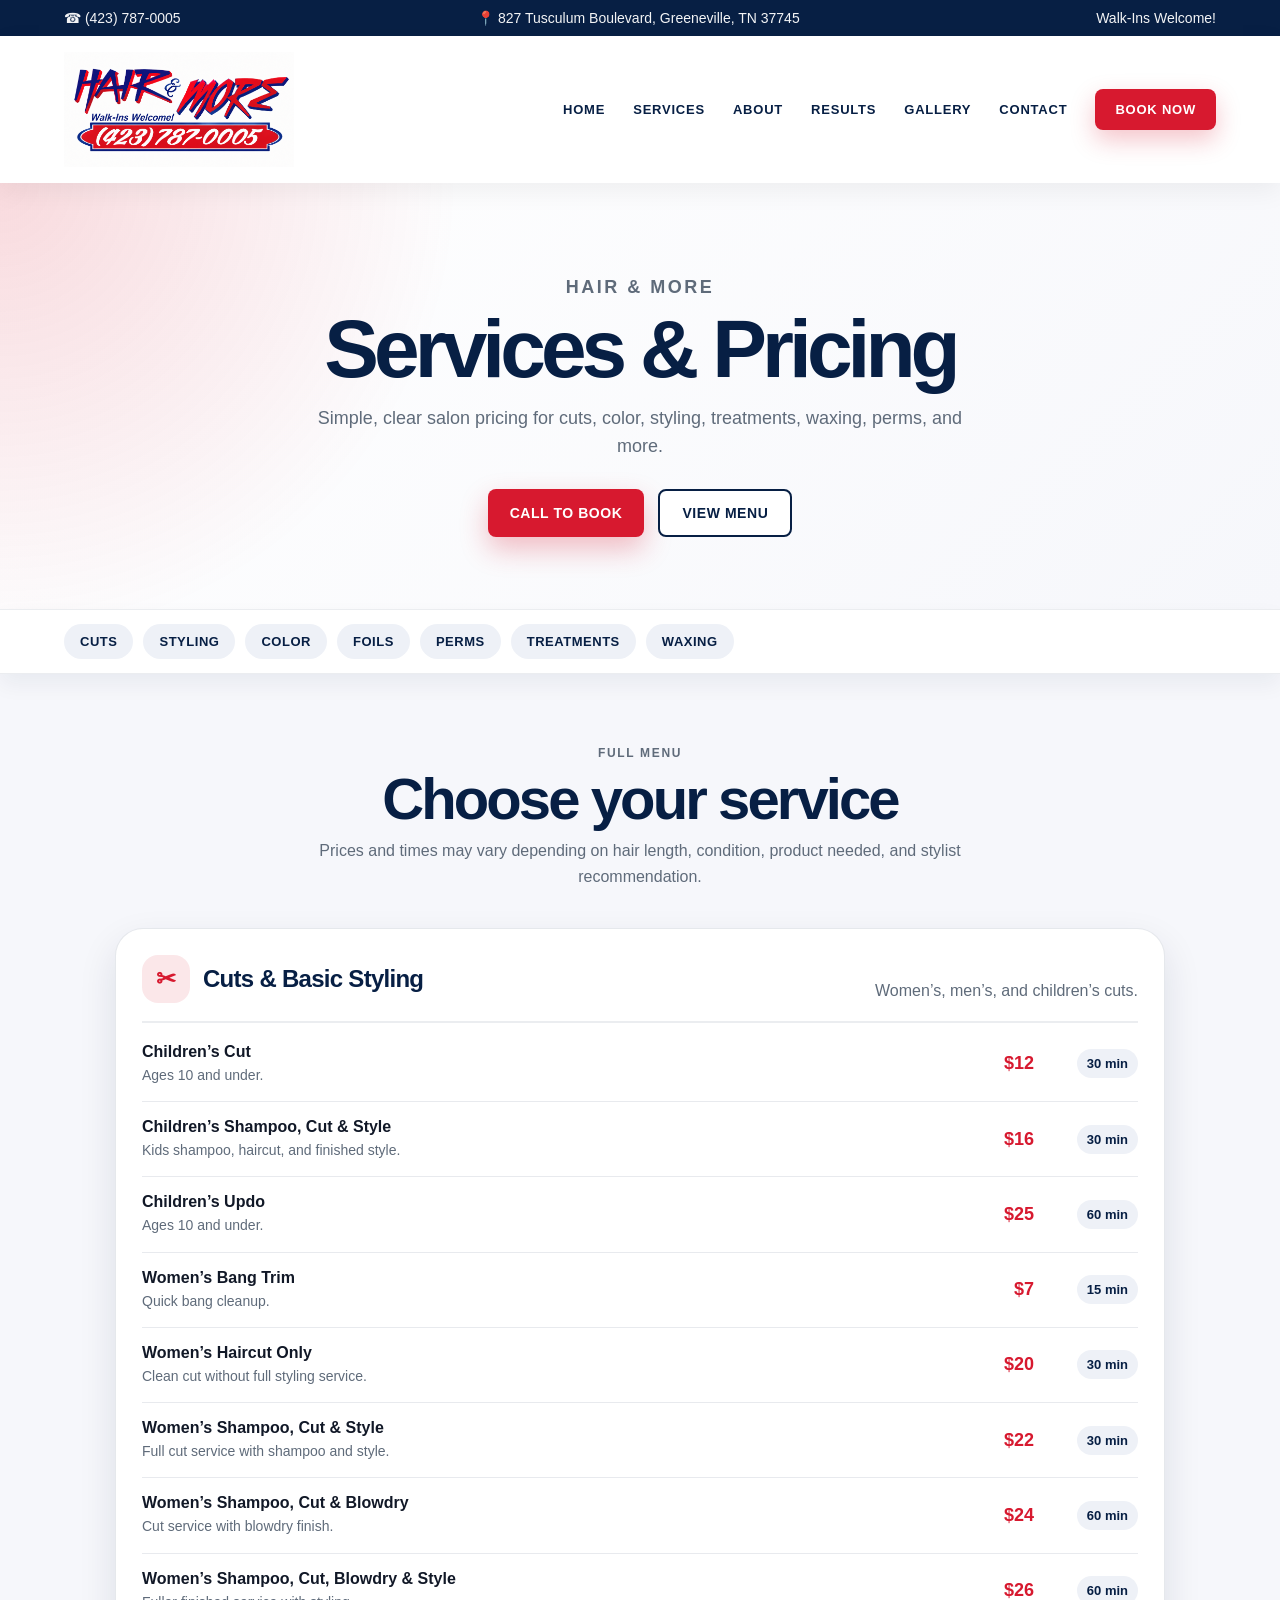
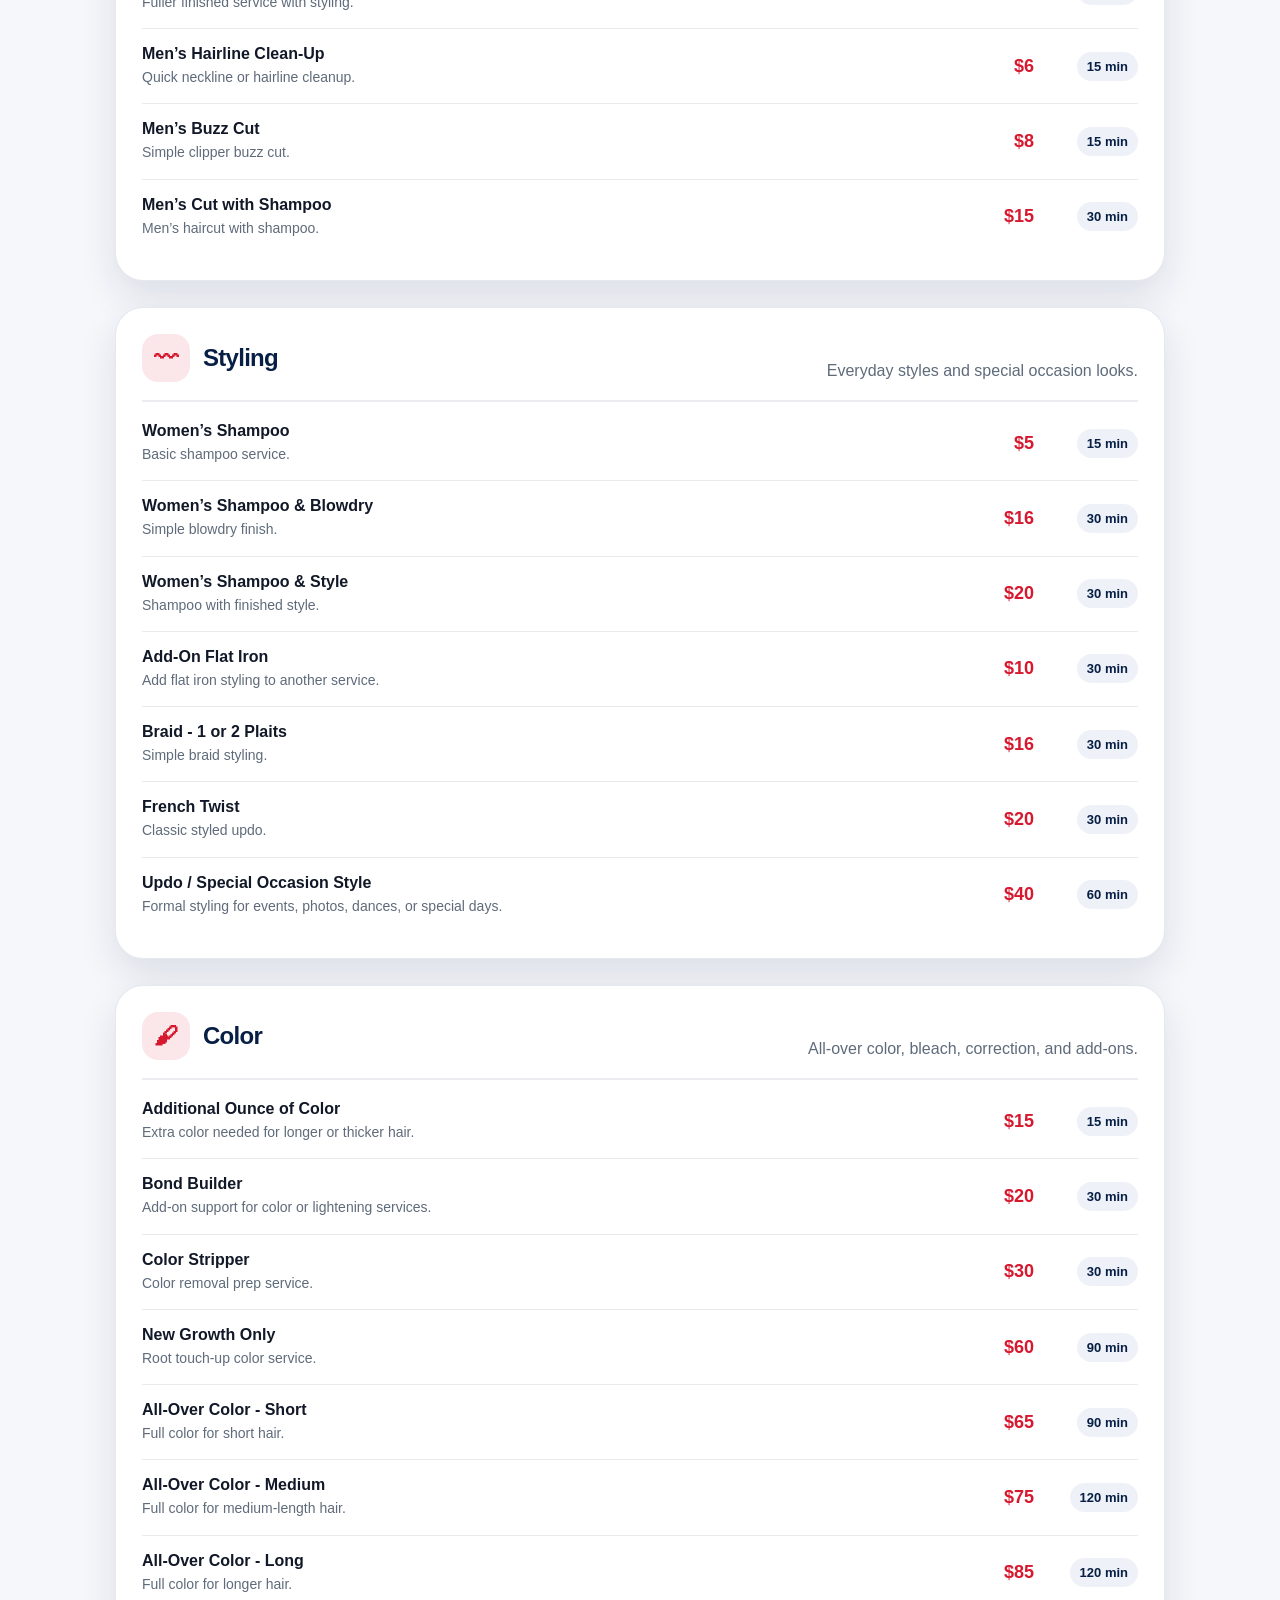
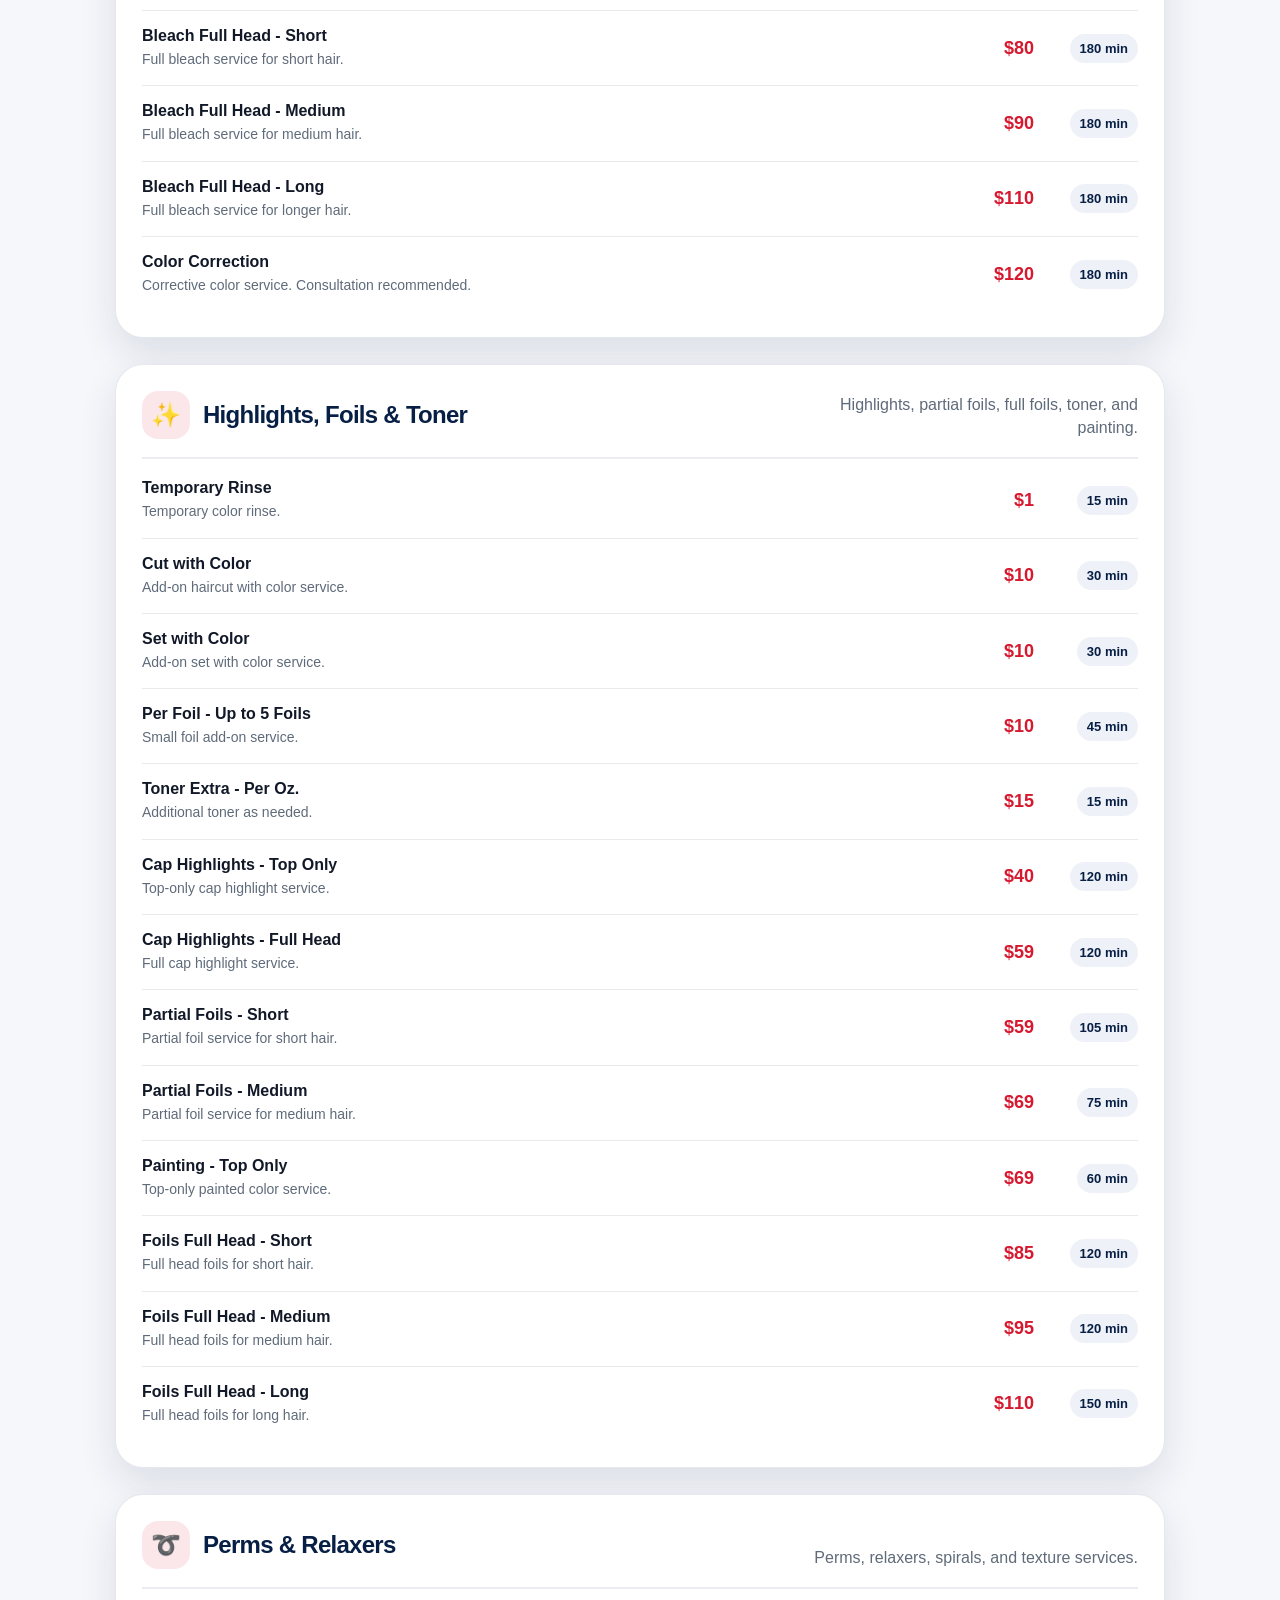
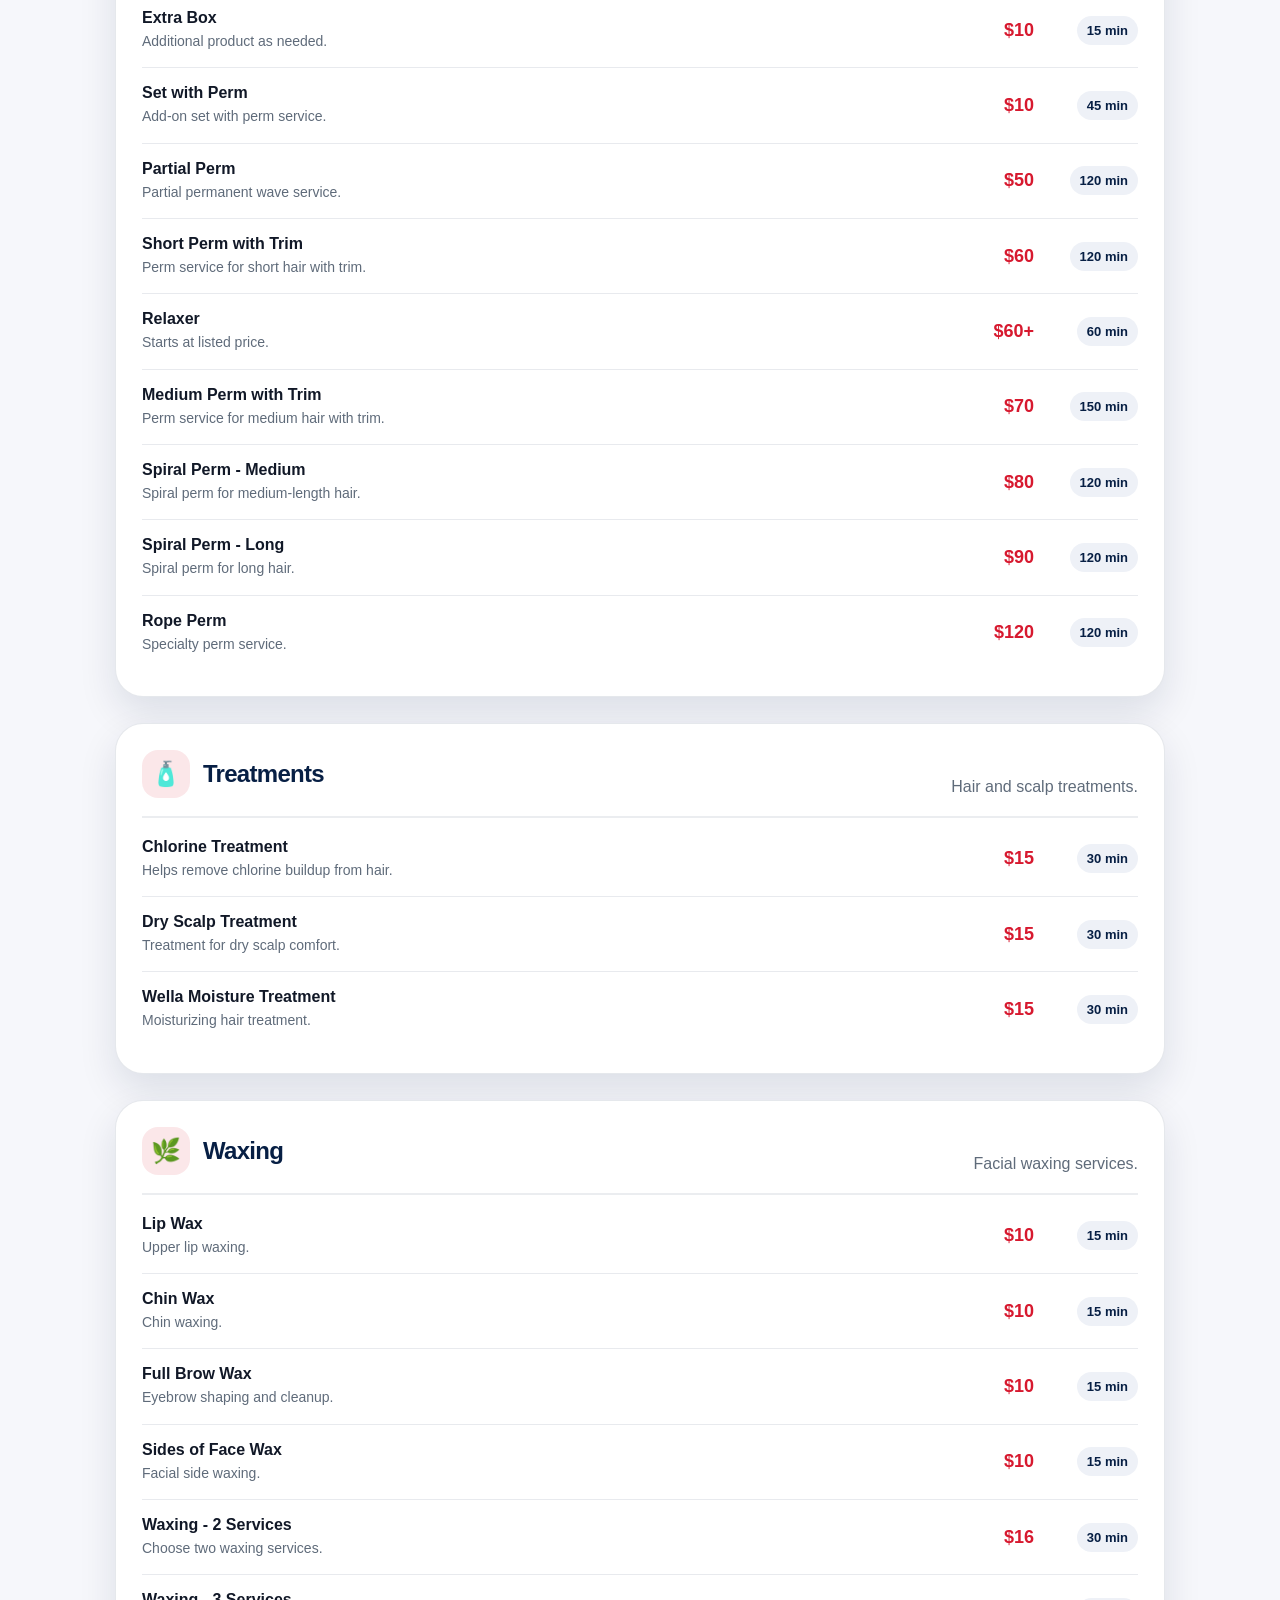
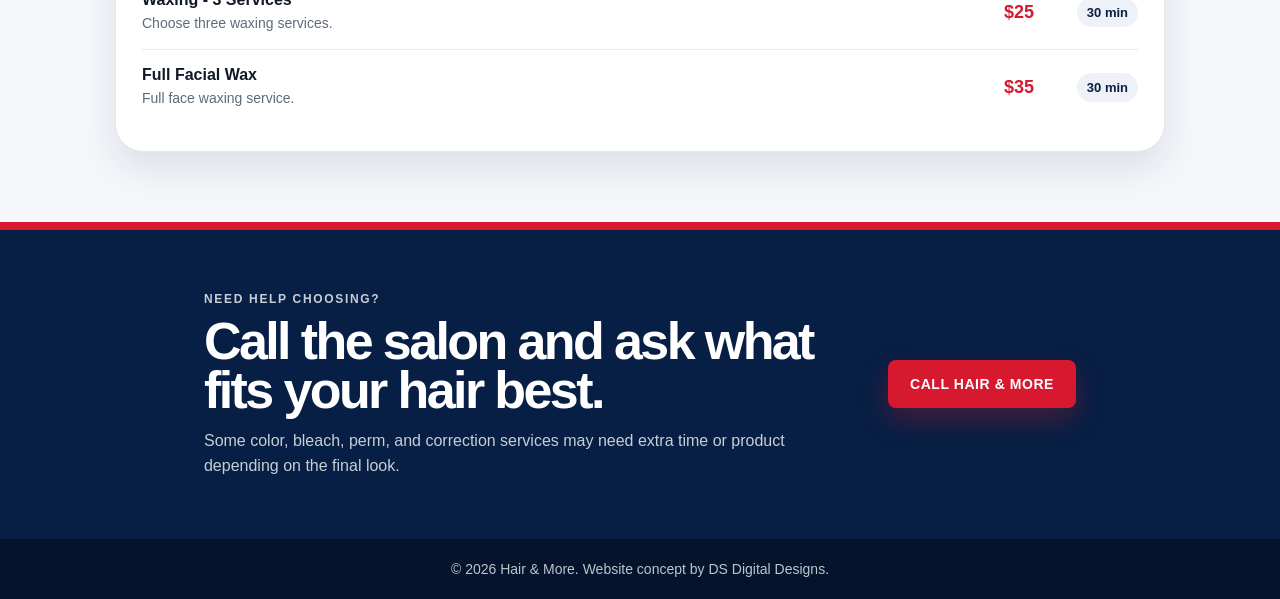
<file: services.html>
<!DOCTYPE html>
<html lang="en">
<head>
  <meta charset="UTF-8" />
  <meta name="viewport" content="width=device-width, initial-scale=1.0" />

  <title>Services | Hair & More Salon in Greeneville, TN</title>
  <meta
    name="description"
    content="View Hair & More salon services including haircuts, color, foils, perms, treatments, waxing, and styling in Greeneville, TN."
  />

  <link rel="stylesheet" href="style.css" />
</head>

<body>
  <div class="top-bar">
    <span>☎ (423) 787-0005</span>
    <span>📍 827 Tusculum Boulevard, Greeneville, TN 37745</span>
    <span>Walk-Ins Welcome!</span>
  </div>

  <header class="navbar">
    <a href="index.html#home" class="logo-link">
      <img src="logo.png" alt="Hair & More logo" class="nav-logo" />
    </a>

    <nav class="nav-links">
      <a href="index.html#home">Home</a>
      <a href="services.html">Services</a>
      <a href="index.html#about">About</a>
      <a href="index.html#results">Results</a>
      <a href="index.html#gallery">Gallery</a>
      <a href="index.html#contact">Contact</a>
      <a href="index.html#contact" class="book-btn">Book Now</a>
    </nav>

    <button class="mobile-menu-btn" id="menuBtn" aria-label="Open menu">
      <span></span>
      <span></span>
    </button>
  </header>

  <nav class="mobile-panel" id="mobilePanel">
    <a href="index.html#home">Home</a>
    <a href="services.html">Services</a>
    <a href="index.html#about">About</a>
    <a href="index.html#results">Results</a>
    <a href="index.html#gallery">Gallery</a>
    <a href="index.html#contact">Contact</a>
    <a href="index.html#contact">Book Now</a>
  </nav>

  <main>
    <!-- SERVICES HERO -->
    <section class="services-page-hero">
      <div class="services-hero-inner">
        <p class="eyebrow">Hair & More</p>
        <h1>Services & Pricing</h1>
        <p>
          Simple, clear salon pricing for cuts, color, styling, treatments,
          waxing, perms, and more.
        </p>

        <div class="services-hero-actions">
          <a href="tel:4237870005" class="primary-btn">Call To Book</a>
          <a href="#service-menu" class="secondary-btn">View Menu</a>
        </div>
      </div>
    </section>

    <!-- QUICK CATEGORY NAV -->
    <section class="service-category-nav" aria-label="Service categories">
      <a href="#cuts">Cuts</a>
      <a href="#styling">Styling</a>
      <a href="#color">Color</a>
      <a href="#foils">Foils</a>
      <a href="#perms">Perms</a>
      <a href="#treatments">Treatments</a>
      <a href="#waxing">Waxing</a>
    </section>

    <!-- SERVICE MENU -->
    <section class="service-menu-section" id="service-menu">
      <div class="service-menu-header">
        <p class="eyebrow">Full Menu</p>
        <h2>Choose your service</h2>
        <p>
          Prices and times may vary depending on hair length, condition,
          product needed, and stylist recommendation.
        </p>
      </div>

      <div class="service-menu">

        <!-- CUTS -->
        <section class="service-category-card" id="cuts">
          <div class="service-category-heading">
            <div>
              <span class="service-category-icon">✂</span>
              <h3>Cuts & Basic Styling</h3>
            </div>
            <p>Women’s, men’s, and children’s cuts.</p>
          </div>

          <div class="service-rows">
            <div class="service-item">
              <div>
                <h4>Children’s Cut</h4>
                <p>Ages 10 and under.</p>
              </div>
              <strong>$12</strong>
              <span>30 min</span>
            </div>

            <div class="service-item">
              <div>
                <h4>Children’s Shampoo, Cut & Style</h4>
                <p>Kids shampoo, haircut, and finished style.</p>
              </div>
              <strong>$16</strong>
              <span>30 min</span>
            </div>

            <div class="service-item">
              <div>
                <h4>Children’s Updo</h4>
                <p>Ages 10 and under.</p>
              </div>
              <strong>$25</strong>
              <span>60 min</span>
            </div>

            <div class="service-item">
              <div>
                <h4>Women’s Bang Trim</h4>
                <p>Quick bang cleanup.</p>
              </div>
              <strong>$7</strong>
              <span>15 min</span>
            </div>

            <div class="service-item">
              <div>
                <h4>Women’s Haircut Only</h4>
                <p>Clean cut without full styling service.</p>
              </div>
              <strong>$20</strong>
              <span>30 min</span>
            </div>

            <div class="service-item">
              <div>
                <h4>Women’s Shampoo, Cut & Style</h4>
                <p>Full cut service with shampoo and style.</p>
              </div>
              <strong>$22</strong>
              <span>30 min</span>
            </div>

            <div class="service-item">
              <div>
                <h4>Women’s Shampoo, Cut & Blowdry</h4>
                <p>Cut service with blowdry finish.</p>
              </div>
              <strong>$24</strong>
              <span>60 min</span>
            </div>

            <div class="service-item">
              <div>
                <h4>Women’s Shampoo, Cut, Blowdry & Style</h4>
                <p>Fuller finished service with styling.</p>
              </div>
              <strong>$26</strong>
              <span>60 min</span>
            </div>

            <div class="service-item">
              <div>
                <h4>Men’s Hairline Clean-Up</h4>
                <p>Quick neckline or hairline cleanup.</p>
              </div>
              <strong>$6</strong>
              <span>15 min</span>
            </div>

            <div class="service-item">
              <div>
                <h4>Men’s Buzz Cut</h4>
                <p>Simple clipper buzz cut.</p>
              </div>
              <strong>$8</strong>
              <span>15 min</span>
            </div>

            <div class="service-item">
              <div>
                <h4>Men’s Cut with Shampoo</h4>
                <p>Men’s haircut with shampoo.</p>
              </div>
              <strong>$15</strong>
              <span>30 min</span>
            </div>
          </div>
        </section>

        <!-- STYLING -->
        <section class="service-category-card" id="styling">
          <div class="service-category-heading">
            <div>
              <span class="service-category-icon">〰</span>
              <h3>Styling</h3>
            </div>
            <p>Everyday styles and special occasion looks.</p>
          </div>

          <div class="service-rows">
            <div class="service-item">
              <div>
                <h4>Women’s Shampoo</h4>
                <p>Basic shampoo service.</p>
              </div>
              <strong>$5</strong>
              <span>15 min</span>
            </div>

            <div class="service-item">
              <div>
                <h4>Women’s Shampoo & Blowdry</h4>
                <p>Simple blowdry finish.</p>
              </div>
              <strong>$16</strong>
              <span>30 min</span>
            </div>

            <div class="service-item">
              <div>
                <h4>Women’s Shampoo & Style</h4>
                <p>Shampoo with finished style.</p>
              </div>
              <strong>$20</strong>
              <span>30 min</span>
            </div>

            <div class="service-item">
              <div>
                <h4>Add-On Flat Iron</h4>
                <p>Add flat iron styling to another service.</p>
              </div>
              <strong>$10</strong>
              <span>30 min</span>
            </div>

            <div class="service-item">
              <div>
                <h4>Braid - 1 or 2 Plaits</h4>
                <p>Simple braid styling.</p>
              </div>
              <strong>$16</strong>
              <span>30 min</span>
            </div>

            <div class="service-item">
              <div>
                <h4>French Twist</h4>
                <p>Classic styled updo.</p>
              </div>
              <strong>$20</strong>
              <span>30 min</span>
            </div>

            <div class="service-item">
              <div>
                <h4>Updo / Special Occasion Style</h4>
                <p>Formal styling for events, photos, dances, or special days.</p>
              </div>
              <strong>$40</strong>
              <span>60 min</span>
            </div>
          </div>
        </section>

        <!-- COLOR -->
        <section class="service-category-card" id="color">
          <div class="service-category-heading">
            <div>
              <span class="service-category-icon">🖌</span>
              <h3>Color</h3>
            </div>
            <p>All-over color, bleach, correction, and add-ons.</p>
          </div>

          <div class="service-rows">
            <div class="service-item">
              <div>
                <h4>Additional Ounce of Color</h4>
                <p>Extra color needed for longer or thicker hair.</p>
              </div>
              <strong>$15</strong>
              <span>15 min</span>
            </div>

            <div class="service-item">
              <div>
                <h4>Bond Builder</h4>
                <p>Add-on support for color or lightening services.</p>
              </div>
              <strong>$20</strong>
              <span>30 min</span>
            </div>

            <div class="service-item">
              <div>
                <h4>Color Stripper</h4>
                <p>Color removal prep service.</p>
              </div>
              <strong>$30</strong>
              <span>30 min</span>
            </div>

            <div class="service-item">
              <div>
                <h4>New Growth Only</h4>
                <p>Root touch-up color service.</p>
              </div>
              <strong>$60</strong>
              <span>90 min</span>
            </div>

            <div class="service-item">
              <div>
                <h4>All-Over Color - Short</h4>
                <p>Full color for short hair.</p>
              </div>
              <strong>$65</strong>
              <span>90 min</span>
            </div>

            <div class="service-item">
              <div>
                <h4>All-Over Color - Medium</h4>
                <p>Full color for medium-length hair.</p>
              </div>
              <strong>$75</strong>
              <span>120 min</span>
            </div>

            <div class="service-item">
              <div>
                <h4>All-Over Color - Long</h4>
                <p>Full color for longer hair.</p>
              </div>
              <strong>$85</strong>
              <span>120 min</span>
            </div>

            <div class="service-item">
              <div>
                <h4>Bleach Full Head - Short</h4>
                <p>Full bleach service for short hair.</p>
              </div>
              <strong>$80</strong>
              <span>180 min</span>
            </div>

            <div class="service-item">
              <div>
                <h4>Bleach Full Head - Medium</h4>
                <p>Full bleach service for medium hair.</p>
              </div>
              <strong>$90</strong>
              <span>180 min</span>
            </div>

            <div class="service-item">
              <div>
                <h4>Bleach Full Head - Long</h4>
                <p>Full bleach service for longer hair.</p>
              </div>
              <strong>$110</strong>
              <span>180 min</span>
            </div>

            <div class="service-item">
              <div>
                <h4>Color Correction</h4>
                <p>Corrective color service. Consultation recommended.</p>
              </div>
              <strong>$120</strong>
              <span>180 min</span>
            </div>
          </div>
        </section>

        <!-- FOILS -->
        <section class="service-category-card" id="foils">
          <div class="service-category-heading">
            <div>
              <span class="service-category-icon">✨</span>
              <h3>Highlights, Foils & Toner</h3>
            </div>
            <p>Highlights, partial foils, full foils, toner, and painting.</p>
          </div>

          <div class="service-rows">
            <div class="service-item">
              <div>
                <h4>Temporary Rinse</h4>
                <p>Temporary color rinse.</p>
              </div>
              <strong>$1</strong>
              <span>15 min</span>
            </div>

            <div class="service-item">
              <div>
                <h4>Cut with Color</h4>
                <p>Add-on haircut with color service.</p>
              </div>
              <strong>$10</strong>
              <span>30 min</span>
            </div>

            <div class="service-item">
              <div>
                <h4>Set with Color</h4>
                <p>Add-on set with color service.</p>
              </div>
              <strong>$10</strong>
              <span>30 min</span>
            </div>

            <div class="service-item">
              <div>
                <h4>Per Foil - Up to 5 Foils</h4>
                <p>Small foil add-on service.</p>
              </div>
              <strong>$10</strong>
              <span>45 min</span>
            </div>

            <div class="service-item">
              <div>
                <h4>Toner Extra - Per Oz.</h4>
                <p>Additional toner as needed.</p>
              </div>
              <strong>$15</strong>
              <span>15 min</span>
            </div>

            <div class="service-item">
              <div>
                <h4>Cap Highlights - Top Only</h4>
                <p>Top-only cap highlight service.</p>
              </div>
              <strong>$40</strong>
              <span>120 min</span>
            </div>

            <div class="service-item">
              <div>
                <h4>Cap Highlights - Full Head</h4>
                <p>Full cap highlight service.</p>
              </div>
              <strong>$59</strong>
              <span>120 min</span>
            </div>

            <div class="service-item">
              <div>
                <h4>Partial Foils - Short</h4>
                <p>Partial foil service for short hair.</p>
              </div>
              <strong>$59</strong>
              <span>105 min</span>
            </div>

            <div class="service-item">
              <div>
                <h4>Partial Foils - Medium</h4>
                <p>Partial foil service for medium hair.</p>
              </div>
              <strong>$69</strong>
              <span>75 min</span>
            </div>

            <div class="service-item">
              <div>
                <h4>Painting - Top Only</h4>
                <p>Top-only painted color service.</p>
              </div>
              <strong>$69</strong>
              <span>60 min</span>
            </div>

            <div class="service-item">
              <div>
                <h4>Foils Full Head - Short</h4>
                <p>Full head foils for short hair.</p>
              </div>
              <strong>$85</strong>
              <span>120 min</span>
            </div>

            <div class="service-item">
              <div>
                <h4>Foils Full Head - Medium</h4>
                <p>Full head foils for medium hair.</p>
              </div>
              <strong>$95</strong>
              <span>120 min</span>
            </div>

            <div class="service-item">
              <div>
                <h4>Foils Full Head - Long</h4>
                <p>Full head foils for long hair.</p>
              </div>
              <strong>$110</strong>
              <span>150 min</span>
            </div>
          </div>
        </section>

        <!-- PERMS -->
        <section class="service-category-card" id="perms">
          <div class="service-category-heading">
            <div>
              <span class="service-category-icon">➰</span>
              <h3>Perms & Relaxers</h3>
            </div>
            <p>Perms, relaxers, spirals, and texture services.</p>
          </div>

          <div class="service-rows">
            <div class="service-item">
              <div>
                <h4>Extra Box</h4>
                <p>Additional product as needed.</p>
              </div>
              <strong>$10</strong>
              <span>15 min</span>
            </div>

            <div class="service-item">
              <div>
                <h4>Set with Perm</h4>
                <p>Add-on set with perm service.</p>
              </div>
              <strong>$10</strong>
              <span>45 min</span>
            </div>

            <div class="service-item">
              <div>
                <h4>Partial Perm</h4>
                <p>Partial permanent wave service.</p>
              </div>
              <strong>$50</strong>
              <span>120 min</span>
            </div>

            <div class="service-item">
              <div>
                <h4>Short Perm with Trim</h4>
                <p>Perm service for short hair with trim.</p>
              </div>
              <strong>$60</strong>
              <span>120 min</span>
            </div>

            <div class="service-item">
              <div>
                <h4>Relaxer</h4>
                <p>Starts at listed price.</p>
              </div>
              <strong>$60+</strong>
              <span>60 min</span>
            </div>

            <div class="service-item">
              <div>
                <h4>Medium Perm with Trim</h4>
                <p>Perm service for medium hair with trim.</p>
              </div>
              <strong>$70</strong>
              <span>150 min</span>
            </div>

            <div class="service-item">
              <div>
                <h4>Spiral Perm - Medium</h4>
                <p>Spiral perm for medium-length hair.</p>
              </div>
              <strong>$80</strong>
              <span>120 min</span>
            </div>

            <div class="service-item">
              <div>
                <h4>Spiral Perm - Long</h4>
                <p>Spiral perm for long hair.</p>
              </div>
              <strong>$90</strong>
              <span>120 min</span>
            </div>

            <div class="service-item">
              <div>
                <h4>Rope Perm</h4>
                <p>Specialty perm service.</p>
              </div>
              <strong>$120</strong>
              <span>120 min</span>
            </div>
          </div>
        </section>

        <!-- TREATMENTS -->
        <section class="service-category-card" id="treatments">
          <div class="service-category-heading">
            <div>
              <span class="service-category-icon">🧴</span>
              <h3>Treatments</h3>
            </div>
            <p>Hair and scalp treatments.</p>
          </div>

          <div class="service-rows">
            <div class="service-item">
              <div>
                <h4>Chlorine Treatment</h4>
                <p>Helps remove chlorine buildup from hair.</p>
              </div>
              <strong>$15</strong>
              <span>30 min</span>
            </div>

            <div class="service-item">
              <div>
                <h4>Dry Scalp Treatment</h4>
                <p>Treatment for dry scalp comfort.</p>
              </div>
              <strong>$15</strong>
              <span>30 min</span>
            </div>

            <div class="service-item">
              <div>
                <h4>Wella Moisture Treatment</h4>
                <p>Moisturizing hair treatment.</p>
              </div>
              <strong>$15</strong>
              <span>30 min</span>
            </div>
          </div>
        </section>

        <!-- WAXING -->
        <section class="service-category-card" id="waxing">
          <div class="service-category-heading">
            <div>
              <span class="service-category-icon">🌿</span>
              <h3>Waxing</h3>
            </div>
            <p>Facial waxing services.</p>
          </div>

          <div class="service-rows">
            <div class="service-item">
              <div>
                <h4>Lip Wax</h4>
                <p>Upper lip waxing.</p>
              </div>
              <strong>$10</strong>
              <span>15 min</span>
            </div>

            <div class="service-item">
              <div>
                <h4>Chin Wax</h4>
                <p>Chin waxing.</p>
              </div>
              <strong>$10</strong>
              <span>15 min</span>
            </div>

            <div class="service-item">
              <div>
                <h4>Full Brow Wax</h4>
                <p>Eyebrow shaping and cleanup.</p>
              </div>
              <strong>$10</strong>
              <span>15 min</span>
            </div>

            <div class="service-item">
              <div>
                <h4>Sides of Face Wax</h4>
                <p>Facial side waxing.</p>
              </div>
              <strong>$10</strong>
              <span>15 min</span>
            </div>

            <div class="service-item">
              <div>
                <h4>Waxing - 2 Services</h4>
                <p>Choose two waxing services.</p>
              </div>
              <strong>$16</strong>
              <span>30 min</span>
            </div>

            <div class="service-item">
              <div>
                <h4>Waxing - 3 Services</h4>
                <p>Choose three waxing services.</p>
              </div>
              <strong>$25</strong>
              <span>30 min</span>
            </div>

            <div class="service-item">
              <div>
                <h4>Full Facial Wax</h4>
                <p>Full face waxing service.</p>
              </div>
              <strong>$35</strong>
              <span>30 min</span>
            </div>
          </div>
        </section>

      </div>
    </section>

    <!-- CTA -->
    <section class="services-bottom-cta">
      <div>
        <p class="eyebrow">Need Help Choosing?</p>
        <h2>Call the salon and ask what fits your hair best.</h2>
        <p>
          Some color, bleach, perm, and correction services may need extra time
          or product depending on the final look.
        </p>
      </div>

      <a href="tel:4237870005" class="primary-btn">Call Hair & More</a>
    </section>
  </main>

  <footer>
    <p>© 2026 Hair & More. Website concept by DS Digital Designs.</p>
  </footer>

  <a href="tel:4237870005" class="sticky-mobile-call">
    ☎ Call Hair & More
  </a>

  <script src="script.js"></script>
</body>
</html>
</file>
<file: style.css>
:root {
  --navy: #071f44;
  --navy-2: #0b2e63;
  --red: #d7192f;
  --red-dark: #a80f20;
  --white: #ffffff;
  --soft: #f6f7fb;
  --text: #111827;
  --muted: #5f6b7a;
  --line: rgba(7, 31, 68, 0.14);
  --shadow: 0 18px 50px rgba(7, 31, 68, 0.16);
}

* {
  box-sizing: border-box;
}

html {
  scroll-behavior: smooth;
  width: 100%;
  max-width: 100%;
  overflow-x: hidden;
}

body {
  margin: 0;
  font-family: Arial, Helvetica, sans-serif;
  background: var(--soft);
  color: var(--text);
  width: 100%;
  max-width: 100%;
  overflow-x: hidden;
}

a {
  color: inherit;
  text-decoration: none;
}

img {
  max-width: 100%;
  display: block;
}

section,
.hero,
.main-section,
.before-after-section,
.photo-showcase,
.booking-section,
.services,
.info-strip,
footer {
  width: 100%;
  max-width: 100%;
  overflow-x: hidden;
}

/* ============================= */
/* TOP BAR */
/* ============================= */

.top-bar {
  background: var(--navy);
  color: white;
  font-size: 14px;
  padding: 10px 5%;
  display: flex;
  justify-content: space-between;
  gap: 16px;
  align-items: center;
}

.top-bar span {
  display: inline-flex;
  align-items: center;
  gap: 8px;
  opacity: 0.95;
}

/* ============================= */
/* NAVBAR */
/* ============================= */

.navbar {
  background: white;
  padding: 16px 5%;
  display: flex;
  justify-content: space-between;
  align-items: center;
  box-shadow: 0 8px 25px rgba(0, 0, 0, 0.06);
  position: sticky;
  top: 0;
  z-index: 100;
}

.logo-link {
  display: inline-flex;
  align-items: center;
  min-width: 0;
}

.nav-logo {
  width: 230px;
  max-width: 100%;
}

.nav-links {
  display: flex;
  align-items: center;
  gap: 28px;
  font-size: 13px;
  font-weight: 800;
  text-transform: uppercase;
  letter-spacing: 0.06em;
  color: var(--navy);
}

.nav-links a:hover {
  color: var(--red);
}

.book-btn {
  background: var(--red);
  color: white;
  padding: 13px 20px;
  border-radius: 8px;
  font-weight: 900;
  box-shadow: 0 10px 25px rgba(215, 25, 47, 0.25);
}

/* ============================= */
/* MOBILE MENU */
/* ============================= */

.mobile-menu-btn {
  display: none;
  width: 54px;
  height: 54px;
  border: 1px solid rgba(7, 31, 68, 0.12);
  background: rgba(255, 255, 255, 0.9);
  border-radius: 18px;
  box-shadow: 0 14px 32px rgba(7, 31, 68, 0.18);
  backdrop-filter: blur(14px);
  cursor: pointer;
  position: relative;
  place-items: center;
  padding: 0;
  flex-shrink: 0;
}

.mobile-menu-btn span {
  position: absolute;
  width: 23px;
  height: 3px;
  border-radius: 999px;
  background: var(--navy);
  transition: transform 0.22s ease, background 0.22s ease;
}

.mobile-menu-btn span:first-child {
  transform: translateY(-5px);
}

.mobile-menu-btn span:last-child {
  transform: translateY(5px);
}

.mobile-menu-btn.active {
  background: var(--navy);
}

.mobile-menu-btn.active span {
  background: white;
}

.mobile-menu-btn.active span:first-child {
  transform: rotate(45deg);
}

.mobile-menu-btn.active span:last-child {
  transform: rotate(-45deg);
}

.mobile-panel {
  display: none;
}

.mobile-panel.open {
  position: fixed;
  top: 86px;
  right: 16px;
  left: 16px;
  z-index: 90;
  display: grid;
  gap: 8px;
  padding: 12px;
  border-radius: 26px;
  background: rgba(255, 255, 255, 0.94);
  border: 1px solid rgba(7, 31, 68, 0.1);
  box-shadow: 0 22px 55px rgba(7, 31, 68, 0.22);
  backdrop-filter: blur(18px);
  animation: menuDrop 0.18s ease both;
}

.mobile-panel a {
  padding: 15px 16px;
  border-radius: 18px;
  background: #f6f7fb;
  color: var(--navy);
  font-weight: 900;
  letter-spacing: 0.03em;
}

.mobile-panel a:last-child {
  background: var(--red);
  color: white;
}

@keyframes menuDrop {
  from {
    opacity: 0;
    transform: translateY(-8px) scale(0.98);
  }

  to {
    opacity: 1;
    transform: translateY(0) scale(1);
  }
}

/* ============================= */
/* HERO */
/* ============================= */

.hero {
  background: white;
  position: relative;
  overflow: hidden;
}

.hero-inner {
  min-height: 620px;
  display: grid;
  grid-template-columns: 1fr 1fr;
  align-items: center;
  gap: 40px;
  padding: 48px 5% 36px;
  max-width: 1400px;
  margin: 0 auto;
  width: 100%;
  min-width: 0;
}

.hero-copy {
  position: relative;
  z-index: 2;
  min-width: 0;
}

.hero-logo {
  width: min(560px, 100%);
  margin-bottom: 22px;
}

.hero-kicker {
  color: var(--red);
  font-weight: 900;
  text-transform: uppercase;
  letter-spacing: 0.12em;
  font-size: 13px;
  margin-bottom: 12px;
}

.hero h1 {
  margin: 0 0 16px;
  color: var(--navy);
  font-size: clamp(34px, 5vw, 66px);
  line-height: 0.95;
  letter-spacing: -0.05em;
}

.hero p {
  max-width: 520px;
  color: var(--muted);
  font-size: 18px;
  line-height: 1.6;
  margin: 0 0 24px;
}

.hero-actions {
  display: flex;
  gap: 14px;
  flex-wrap: wrap;
}

.center-actions {
  justify-content: center;
}

.primary-btn,
.secondary-btn {
  display: inline-flex;
  align-items: center;
  justify-content: center;
  min-height: 48px;
  padding: 14px 22px;
  border-radius: 8px;
  font-weight: 900;
  text-transform: uppercase;
  font-size: 14px;
  letter-spacing: 0.04em;
}

.primary-btn {
  background: var(--red);
  color: white;
  box-shadow: 0 12px 28px rgba(215, 25, 47, 0.28);
}

.primary-btn:hover {
  background: var(--red-dark);
}

.secondary-btn {
  background: white;
  color: var(--navy);
  border: 2px solid var(--navy);
}

.secondary-btn:hover {
  background: var(--navy);
  color: white;
}

.hero-feature-card {
  width: 100%;
  max-width: 100%;
  min-width: 0;
  border-radius: 28px;
  overflow: hidden;
  background: white;
  box-shadow: var(--shadow);
  position: relative;
}

.hero-feature-card img {
  width: 100%;
  height: 520px;
  object-fit: cover;
  object-position: center top;
}

.hero-feature-text {
  position: absolute;
  left: 18px;
  right: 18px;
  bottom: 18px;
  padding: 16px;
  border-radius: 20px;
  background: rgba(7, 31, 68, 0.86);
  color: white;
  backdrop-filter: blur(12px);
}

.hero-feature-text span {
  display: inline-flex;
  margin-bottom: 6px;
  color: var(--red);
  font-weight: 900;
  text-transform: uppercase;
  letter-spacing: 0.08em;
  font-size: 11px;
}

.hero-feature-text strong {
  display: block;
  font-size: 20px;
  line-height: 1.2;
}

.wave-divider {
  height: 76px;
  background: var(--navy);
  border-top: 8px solid var(--red);
  border-radius: 55% 45% 0 0 / 35% 35% 0 0;
  margin-top: -34px;
  position: relative;
  z-index: 3;
}

/* ============================= */
/* SERVICES */
/* ============================= */

.services {
  background: var(--navy);
  color: white;
  padding: 22px 5% 48px;
}

.section-title {
  text-align: center;
  margin: 0 0 26px;
}

.section-title p,
.eyebrow {
  color: var(--red);
  font-weight: 900;
  text-transform: uppercase;
  letter-spacing: 0.14em;
  font-size: 12px;
  margin: 0 0 8px;
}

.section-title h2 {
  margin: 0;
  font-size: clamp(30px, 5vw, 46px);
  letter-spacing: -0.04em;
}

.service-grid {
  max-width: 1200px;
  width: 100%;
  min-width: 0;
  margin: 0 auto;
  display: grid;
  grid-template-columns: repeat(4, 1fr);
  gap: 20px;
}

.service-card {
  padding: 24px;
  border-right: 1px solid rgba(255, 255, 255, 0.22);
}

.service-card:last-child {
  border-right: none;
}

.service-icon {
  width: 62px;
  height: 62px;
  margin-bottom: 14px;
  border-radius: 18px;
  display: grid;
  place-items: center;
  color: var(--red);
  font-size: 34px;
  background: rgba(255, 255, 255, 0.06);
}

.service-card h3 {
  margin: 0 0 8px;
  font-size: 20px;
}

.service-card p {
  margin: 0;
  line-height: 1.55;
  color: rgba(255, 255, 255, 0.78);
}

/* ============================= */
/* MAIN SECTION */
/* ============================= */

.main-section {
  padding: 54px 5%;
  background: white;
}

.split {
  max-width: 1200px;
  width: 100%;
  min-width: 0;
  margin: 0 auto;
  display: grid;
  grid-template-columns: 0.8fr 1.2fr;
  gap: 40px;
  align-items: start;
}

.intro-card {
  min-width: 0;
}

.intro-card h2 {
  color: var(--navy);
  font-size: clamp(30px, 5vw, 48px);
  line-height: 0.98;
  margin: 0 0 12px;
  letter-spacing: -0.04em;
}

.red-line {
  width: 54px;
  height: 4px;
  background: var(--red);
  border-radius: 99px;
  margin-bottom: 18px;
}

.intro-card p {
  color: var(--muted);
  line-height: 1.65;
  margin: 0 0 20px;
}

.outline-btn {
  display: inline-flex;
  padding: 12px 18px;
  border: 2px solid var(--red);
  color: var(--red);
  border-radius: 8px;
  font-weight: 900;
  text-transform: uppercase;
  font-size: 13px;
}

.outline-btn:hover {
  background: var(--red);
  color: white;
}

/* ============================= */
/* STYLIST CARDS */
/* ============================= */

.stylist-row {
  display: grid;
  grid-template-columns: repeat(3, 1fr);
  gap: 14px;
  min-width: 0;
}

.stylist-card {
  border-radius: 18px;
  overflow: hidden;
  background: var(--soft);
  box-shadow: 0 10px 24px rgba(0, 0, 0, 0.08);
  width: 100%;
  min-width: 0;
}

.stylist-card img {
  height: 190px;
  width: 100%;
  object-fit: cover;
  object-position: center top;
}

.stylist-card div {
  padding: 12px;
  font-weight: 900;
  color: var(--navy);
}

/* ============================= */
/* BEFORE / AFTER */
/* ============================= */

.before-after-section {
  background: white;
  padding: 70px 5%;
}

.before-after-header {
  max-width: 800px;
  margin: 0 auto 28px;
  text-align: center;
}

.before-after-header h2 {
  color: var(--navy);
  font-size: clamp(32px, 5vw, 56px);
  line-height: 0.95;
  margin: 0 0 14px;
  letter-spacing: -0.05em;
}

.before-after-header p {
  color: var(--muted);
  font-size: 18px;
  line-height: 1.6;
  margin: 0 auto;
}

.before-after-grid {
  max-width: 1100px;
  width: 100%;
  min-width: 0;
  margin: 0 auto;
  display: grid;
  grid-template-columns: 1fr 1fr;
  gap: 24px;
}

.before-after-card {
  background: var(--soft);
  border-radius: 24px;
  overflow: hidden;
  box-shadow: 0 16px 38px rgba(7, 31, 68, 0.14);
  width: 100%;
  min-width: 0;
}

.before-after-card img {
  width: 100%;
  height: 420px;
  object-fit: cover;
  object-position: center top;
}

.ba-label {
  text-align: center;
  color: var(--navy);
  font-weight: 900;
  font-size: 22px;
  padding: 14px;
  background: white;
  border-bottom: 1px solid rgba(7, 31, 68, 0.1);
}

/* ============================= */
/* PHOTO SHOWCASE */
/* ============================= */

.photo-showcase {
  background: white;
  padding: 70px 5%;
}

.gallery-header {
  max-width: 900px;
  margin: 0 auto 32px;
  text-align: center;
}

.gallery-header h2 {
  color: var(--navy);
  font-size: clamp(32px, 5vw, 56px);
  line-height: 0.95;
  margin: 0 0 14px;
  letter-spacing: -0.05em;
}

.gallery-header p {
  color: var(--muted);
  font-size: 18px;
  line-height: 1.6;
  margin: 0 auto;
  max-width: 680px;
}

.photo-grid {
  max-width: 1200px;
  width: 100%;
  min-width: 0;
  margin: 0 auto;
  display: grid;
  grid-template-columns: repeat(3, 1fr);
  gap: 18px;
}

.photo-card {
  position: relative;
  overflow: hidden;
  border-radius: 24px;
  background: var(--soft);
  box-shadow: 0 16px 38px rgba(7, 31, 68, 0.14);
  min-height: 360px;
  width: 100%;
  min-width: 0;
}

.photo-card img {
  width: 100%;
  height: 100%;
  min-height: 360px;
  object-fit: cover;
  object-position: center top;
  transition: transform 0.35s ease;
}

.photo-card:hover img {
  transform: scale(1.06);
}

.photo-card::after {
  content: "";
  position: absolute;
  inset: 0;
  background: linear-gradient(
    to top,
    rgba(7, 31, 68, 0.72),
    rgba(7, 31, 68, 0.08),
    transparent
  );
}

.photo-label {
  position: absolute;
  left: 16px;
  right: 16px;
  bottom: 16px;
  z-index: 2;
  color: white;
}

.photo-label span {
  display: inline-flex;
  margin-bottom: 7px;
  padding: 6px 10px;
  border-radius: 999px;
  background: var(--red);
  font-size: 11px;
  font-weight: 900;
  text-transform: uppercase;
  letter-spacing: 0.08em;
}

.photo-label strong {
  display: block;
  font-size: 18px;
  line-height: 1.15;
}

/* ============================= */
/* INFO STRIP */
/* ============================= */

.info-strip {
  background: var(--navy);
  color: white;
  padding: 28px 5%;
  border-bottom: 8px solid var(--red);
}

.info-grid {
  max-width: 1200px;
  width: 100%;
  min-width: 0;
  margin: 0 auto;
  display: grid;
  grid-template-columns: repeat(3, 1fr);
  gap: 24px;
}

.info-item {
  display: flex;
  gap: 16px;
  align-items: center;
  border-right: 1px solid rgba(255, 255, 255, 0.25);
  padding-right: 20px;
}

.info-item:last-child {
  border-right: none;
}

.info-icon {
  width: 58px;
  height: 58px;
  min-width: 58px;
  border-radius: 50%;
  background: var(--red);
  display: grid;
  place-items: center;
  font-size: 28px;
}

.info-item h3 {
  margin: 0 0 4px;
  font-size: 20px;
}

.info-item p {
  margin: 0;
  color: rgba(255, 255, 255, 0.82);
  line-height: 1.4;
}

/* ============================= */
/* BOOKING SECTION */
/* ============================= */

.booking-section {
  background: var(--soft);
  padding: 60px 5%;
}

.booking-card {
  max-width: 900px;
  width: 100%;
  min-width: 0;
  margin: 0 auto;
  background: white;
  border-radius: 28px;
  padding: 42px 28px;
  text-align: center;
  box-shadow: var(--shadow);
}

.booking-card h2 {
  color: var(--navy);
  font-size: clamp(32px, 5vw, 52px);
  letter-spacing: -0.04em;
  margin: 0 0 12px;
}

.booking-card p {
  color: var(--muted);
  line-height: 1.6;
  max-width: 620px;
  margin: 0 auto 20px;
}

/* ============================= */
/* FOOTER */
/* ============================= */

footer {
  background: #04142d;
  color: rgba(255, 255, 255, 0.75);
  text-align: center;
  padding: 22px 5%;
  font-size: 14px;
}

footer p {
  margin: 0;
}

/* ============================= */
/* STICKY MOBILE CALL */
/* ============================= */

.sticky-mobile-call {
  display: none;
}

/* ============================= */
/* TABLET / MOBILE */
/* ============================= */

@media (max-width: 900px) {
  .top-bar {
    display: none;
  }

  .nav-links {
    display: none;
  }

  .mobile-menu-btn {
    display: grid;
  }

  .navbar {
    padding: 14px 5%;
  }

  .nav-logo {
    width: 230px;
    max-width: calc(100vw - 120px);
  }

  .hero-inner {
    min-height: auto;
    grid-template-columns: 1fr;
    gap: 28px;
    padding: 34px 5% 28px;
    text-align: center;
  }

  .hero-logo {
    width: min(420px, 92vw);
    margin: 0 auto 18px;
  }

  .hero h1 {
    font-size: clamp(34px, 10vw, 48px);
  }

  .hero p {
    margin-left: auto;
    margin-right: auto;
    font-size: 16px;
  }

  .hero-actions {
    justify-content: center;
  }

  .primary-btn,
  .secondary-btn {
    width: 100%;
    max-width: 520px;
  }

  .hero-feature-card {
    width: 100%;
    max-width: 620px;
    margin: 0 auto;
    border-radius: 26px;
  }

  .hero-feature-card img {
    width: 100%;
    height: auto;
    max-height: none;
    object-fit: contain;
    object-position: center center;
    background: white;
  }

  .hero-feature-text {
    left: 14px;
    right: 14px;
    bottom: 14px;
    padding: 15px;
    border-radius: 20px;
  }

  .hero-feature-text strong {
    font-size: 18px;
  }

  .wave-divider {
    height: 42px;
    margin-top: -16px;
  }

  .service-grid {
    grid-template-columns: repeat(2, 1fr);
    gap: 0;
  }

  .service-card {
    border-right: none;
    border-bottom: 1px solid rgba(255, 255, 255, 0.22);
    text-align: center;
  }

  .service-icon {
    margin-left: auto;
    margin-right: auto;
  }

  .split {
    grid-template-columns: 1fr;
  }

  .stylist-row {
    grid-template-columns: 1fr;
  }

  .stylist-card img {
    width: 100%;
    height: auto;
    object-fit: contain;
    object-position: center center;
    background: white;
  }

  .before-after-grid {
    grid-template-columns: 1fr;
    gap: 22px;
  }

  .before-after-card img {
    width: 100%;
    height: auto;
    max-height: none;
    object-fit: contain;
    object-position: center center;
    background: white;
  }

  .photo-grid {
    grid-template-columns: 1fr;
  }

  .photo-card {
    min-height: unset;
  }

  .photo-card img {
    width: 100%;
    height: auto;
    min-height: unset;
    max-height: none;
    object-fit: contain;
    object-position: center center;
    background: white;
  }

  .photo-card:hover img {
    transform: none;
  }

  .info-grid {
    grid-template-columns: 1fr;
  }

  .info-item {
    border-right: none;
    border-bottom: 1px solid rgba(255, 255, 255, 0.22);
    padding-bottom: 18px;
  }

  .info-item:last-child {
    border-bottom: none;
  }

  .sticky-mobile-call {
    position: fixed;
    left: 16px;
    right: 16px;
    bottom: calc(18px + env(safe-area-inset-bottom));
    z-index: 1000;
    display: flex;
    align-items: center;
    justify-content: center;
    gap: 10px;
    background: var(--red);
    color: white;
    font-weight: 900;
    padding: 16px 18px;
    border-radius: 18px;
    box-shadow: 0 15px 35px rgba(215, 25, 47, 0.35);
  }

  body {
    padding-bottom: calc(120px + env(safe-area-inset-bottom));
  }
}

/* ============================= */
/* SMALL PHONES */
/* ============================= */

@media (max-width: 540px) {
  .navbar {
    padding: 12px 4%;
  }

  .nav-logo {
    width: 205px;
    max-width: calc(100vw - 110px);
  }

  .mobile-menu-btn {
    width: 50px;
    height: 50px;
    border-radius: 18px;
  }

  .mobile-panel.open {
    top: 78px;
    left: 12px;
    right: 12px;
  }

  .hero-inner {
    padding: 28px 5% 24px;
  }

  .hero h1 {
    font-size: 34px;
  }

  .hero-logo {
    width: 100%;
  }

  .hero-feature-card {
    border-radius: 24px;
  }

  .hero-feature-card img {
    width: 100%;
    height: auto;
    object-fit: contain;
  }

  .hero-feature-text {
    left: 12px;
    right: 12px;
    bottom: 12px;
    padding: 14px;
  }

  .hero-feature-text strong {
    font-size: 17px;
  }

  .service-grid {
    grid-template-columns: 1fr 1fr;
  }

  .service-card {
    padding: 20px 10px;
  }

  .service-card h3 {
    font-size: 15px;
  }

  .service-card p {
    display: none;
  }

  .main-section {
    padding: 42px 4%;
  }

  .before-after-section {
    padding: 42px 4%;
  }

  .before-after-card {
    border-radius: 20px;
  }

  .before-after-card img {
    width: 100%;
    height: auto;
    object-fit: contain;
  }

  .photo-showcase {
    padding: 42px 4%;
  }

  .photo-card {
    border-radius: 20px;
  }

  .photo-card img {
    width: 100%;
    height: auto;
    object-fit: contain;
  }

  .photo-label strong {
    font-size: 16px;
  }

  .booking-section {
    padding: 42px 4%;
  }

  .booking-card {
    padding: 34px 20px;
  }

  .sticky-mobile-call {
    left: 14px;
    right: 14px;
    bottom: calc(14px + env(safe-area-inset-bottom));
  }
}




.results-grid {
  max-width: 900px;
  width: 100%;
  margin: 0 auto;
  display: grid;
  grid-template-columns: 1fr;
  gap: 28px;
}

.result-card {
  background: white;
  border-radius: 26px;
  overflow: hidden;
  box-shadow: 0 16px 38px rgba(7, 31, 68, 0.14);
}

.result-card img {
  width: 100%;
  height: auto;
  display: block;
  object-fit: contain;
  background: white;
}

.result-caption {
  padding: 18px 22px;
  background: var(--soft);
  color: var(--navy);
  font-size: 22px;
  font-weight: 900;
}

.before-after-grid {
  display: none;
}

@media (max-width: 540px) {
  .results-grid {
    gap: 24px;
  }

  .result-card {
    border-radius: 22px;
  }

  .result-caption {
    padding: 16px 18px;
    font-size: 20px;
  }
}






/* ============================= */
/* SERVICES PAGE */
/* ============================= */

.services-page-hero {
  padding: 90px 5% 72px;
  background:
    radial-gradient(circle at top left, rgba(215, 25, 47, 0.16), transparent 34%),
    linear-gradient(135deg, #ffffff, #f6f7fb);
  text-align: center;
}

.services-hero-inner {
  max-width: 950px;
  margin: 0 auto;
}

.services-hero-inner h1 {
  margin: 10px 0 18px;
  color: var(--navy);
  font-size: clamp(42px, 8vw, 82px);
  line-height: 0.9;
  letter-spacing: -0.06em;
}

.services-hero-inner p {
  max-width: 680px;
  margin: 0 auto;
  color: var(--muted);
  font-size: 18px;
  line-height: 1.6;
}

.services-hero-actions {
  margin-top: 28px;
  display: flex;
  justify-content: center;
  gap: 14px;
  flex-wrap: wrap;
}

/* category pills */
.service-category-nav {
  position: sticky;
  top: 78px;
  z-index: 80;
  display: flex;
  gap: 10px;
  overflow-x: auto;
  padding: 14px 5%;
  background: rgba(255, 255, 255, 0.94);
  border-top: 1px solid rgba(7, 31, 68, 0.08);
  border-bottom: 1px solid rgba(7, 31, 68, 0.08);
  box-shadow: 0 10px 22px rgba(7, 31, 68, 0.06);
  backdrop-filter: blur(12px);
}

.service-category-nav a {
  flex: 0 0 auto;
  padding: 10px 16px;
  border-radius: 999px;
  background: #eef1f7;
  color: var(--navy);
  font-size: 13px;
  font-weight: 900;
  text-transform: uppercase;
  letter-spacing: 0.04em;
}

.service-category-nav a:hover {
  background: var(--red);
  color: white;
}

/* menu wrapper */
.service-menu-section {
  padding: 70px 5%;
  background: var(--soft);
}

.service-menu-header {
  max-width: 760px;
  margin: 0 auto 38px;
  text-align: center;
}

.service-menu-header h2 {
  margin: 8px 0 12px;
  color: var(--navy);
  font-size: clamp(34px, 6vw, 58px);
  line-height: 0.95;
  letter-spacing: -0.05em;
}

.service-menu-header p {
  margin: 0;
  color: var(--muted);
  line-height: 1.6;
}

/* category cards */
.service-menu {
  max-width: 1050px;
  margin: 0 auto;
  display: grid;
  gap: 26px;
}

.service-category-card {
  scroll-margin-top: 155px;
  background: white;
  border-radius: 28px;
  padding: 26px;
  border: 1px solid rgba(7, 31, 68, 0.1);
  box-shadow: 0 16px 38px rgba(7, 31, 68, 0.11);
}

.service-category-heading {
  display: flex;
  align-items: flex-end;
  justify-content: space-between;
  gap: 22px;
  padding-bottom: 18px;
  margin-bottom: 4px;
  border-bottom: 2px solid rgba(7, 31, 68, 0.08);
}

.service-category-heading > div {
  display: flex;
  align-items: center;
  gap: 13px;
}

.service-category-icon {
  width: 48px;
  height: 48px;
  display: grid;
  place-items: center;
  flex-shrink: 0;
  border-radius: 16px;
  background: rgba(215, 25, 47, 0.1);
  color: var(--red);
  font-size: 24px;
  font-weight: 900;
}

.service-category-heading h3 {
  margin: 0;
  color: var(--navy);
  font-size: 24px;
  letter-spacing: -0.03em;
}

.service-category-heading p {
  max-width: 360px;
  margin: 0;
  color: var(--muted);
  text-align: right;
  line-height: 1.45;
}

/* rows */
.service-rows {
  display: grid;
}

.service-item {
  display: grid;
  grid-template-columns: 1fr 82px 88px;
  align-items: center;
  gap: 16px;
  padding: 16px 0;
  border-bottom: 1px solid rgba(7, 31, 68, 0.09);
}

.service-item:last-child {
  border-bottom: none;
}

.service-item h4 {
  margin: 0 0 4px;
  color: var(--text);
  font-size: 16px;
}

.service-item p {
  margin: 0;
  color: var(--muted);
  font-size: 14px;
  line-height: 1.45;
}

.service-item strong {
  justify-self: end;
  color: var(--red);
  font-size: 18px;
  font-weight: 900;
}

.service-item > span {
  justify-self: end;
  padding: 7px 10px;
  border-radius: 999px;
  background: #eef1f7;
  color: var(--navy);
  font-size: 13px;
  font-weight: 900;
  white-space: nowrap;
}

/* bottom CTA */
.services-bottom-cta {
  padding: 60px 5%;
  background: var(--navy);
  color: white;
  display: flex;
  align-items: center;
  justify-content: center;
  gap: 34px;
  flex-wrap: wrap;
  text-align: left;
  border-top: 8px solid var(--red);
}

.services-bottom-cta div {
  max-width: 650px;
}

.services-bottom-cta h2 {
  margin: 8px 0 12px;
  font-size: clamp(32px, 5vw, 52px);
  line-height: 0.95;
  letter-spacing: -0.05em;
}

.services-bottom-cta p {
  margin: 0;
  color: rgba(255, 255, 255, 0.78);
  line-height: 1.6;
}

.services-bottom-cta .primary-btn {
  background: var(--red);
  color: white;
}

/* ============================= */
/* SERVICES PAGE MOBILE */
/* ============================= */

@media (max-width: 900px) {
  .service-category-nav {
    top: 78px;
  }

  .services-page-hero {
    padding: 70px 5% 56px;
  }

  .services-hero-actions .primary-btn,
  .services-hero-actions .secondary-btn {
    width: 100%;
    max-width: 520px;
  }

  .service-category-heading {
    align-items: flex-start;
    flex-direction: column;
  }

  .service-category-heading p {
    text-align: left;
  }

  .service-item {
    grid-template-columns: 1fr auto;
    grid-template-areas:
      "info price"
      "time time";
    gap: 10px 16px;
    align-items: start;
  }

  .service-item > div {
    grid-area: info;
    min-width: 0;
  }

  .service-item strong {
    grid-area: price;
    justify-self: end;
    align-self: start;
    text-align: right;
    white-space: nowrap;
  }

  .service-item > span {
    grid-area: time;
    justify-self: start;
  }

  .service-category-card {
    padding: 22px;
    border-radius: 24px;
  }

  .services-bottom-cta {
    text-align: center;
  }
}

@media (max-width: 540px) {
  .service-category-nav {
    top: 74px;
    padding: 12px 4%;
  }

  .service-category-nav a {
    font-size: 12px;
    padding: 9px 13px;
  }

  .services-page-hero {
    padding: 56px 4% 48px;
  }

  .services-hero-inner h1 {
    font-size: 42px;
  }

  .services-hero-inner p {
    font-size: 16px;
  }

  .service-menu-section {
    padding: 48px 4%;
  }

  .service-category-card {
    padding: 20px;
  }

  .service-category-heading h3 {
    font-size: 21px;
  }

  .service-item {
    padding: 15px 0;
  }

  .service-item strong {
    font-size: 20px;
  }

  .services-bottom-cta {
    padding: 48px 4%;
  }
}





/* FIX MOBILE MENU GETTING HIDDEN BEHIND LOGO */
@media (max-width: 900px) {
  .navbar {
    min-height: 125px;
    align-items: center;
  }

  .nav-logo {
    width: 235px;
    max-height: 95px;
    object-fit: contain;
  }

  .mobile-panel.open {
    top: 135px;
    max-height: calc(100vh - 155px);
    overflow-y: auto;
  }
}

@media (max-width: 540px) {
  .navbar {
    min-height: 115px;
  }

  .nav-logo {
    width: 220px;
    max-height: 85px;
  }

  .mobile-panel.open {
    top: 125px;
    left: 12px;
    right: 12px;
    max-height: calc(100vh - 145px);
    overflow-y: auto;
  }
}
</file>
